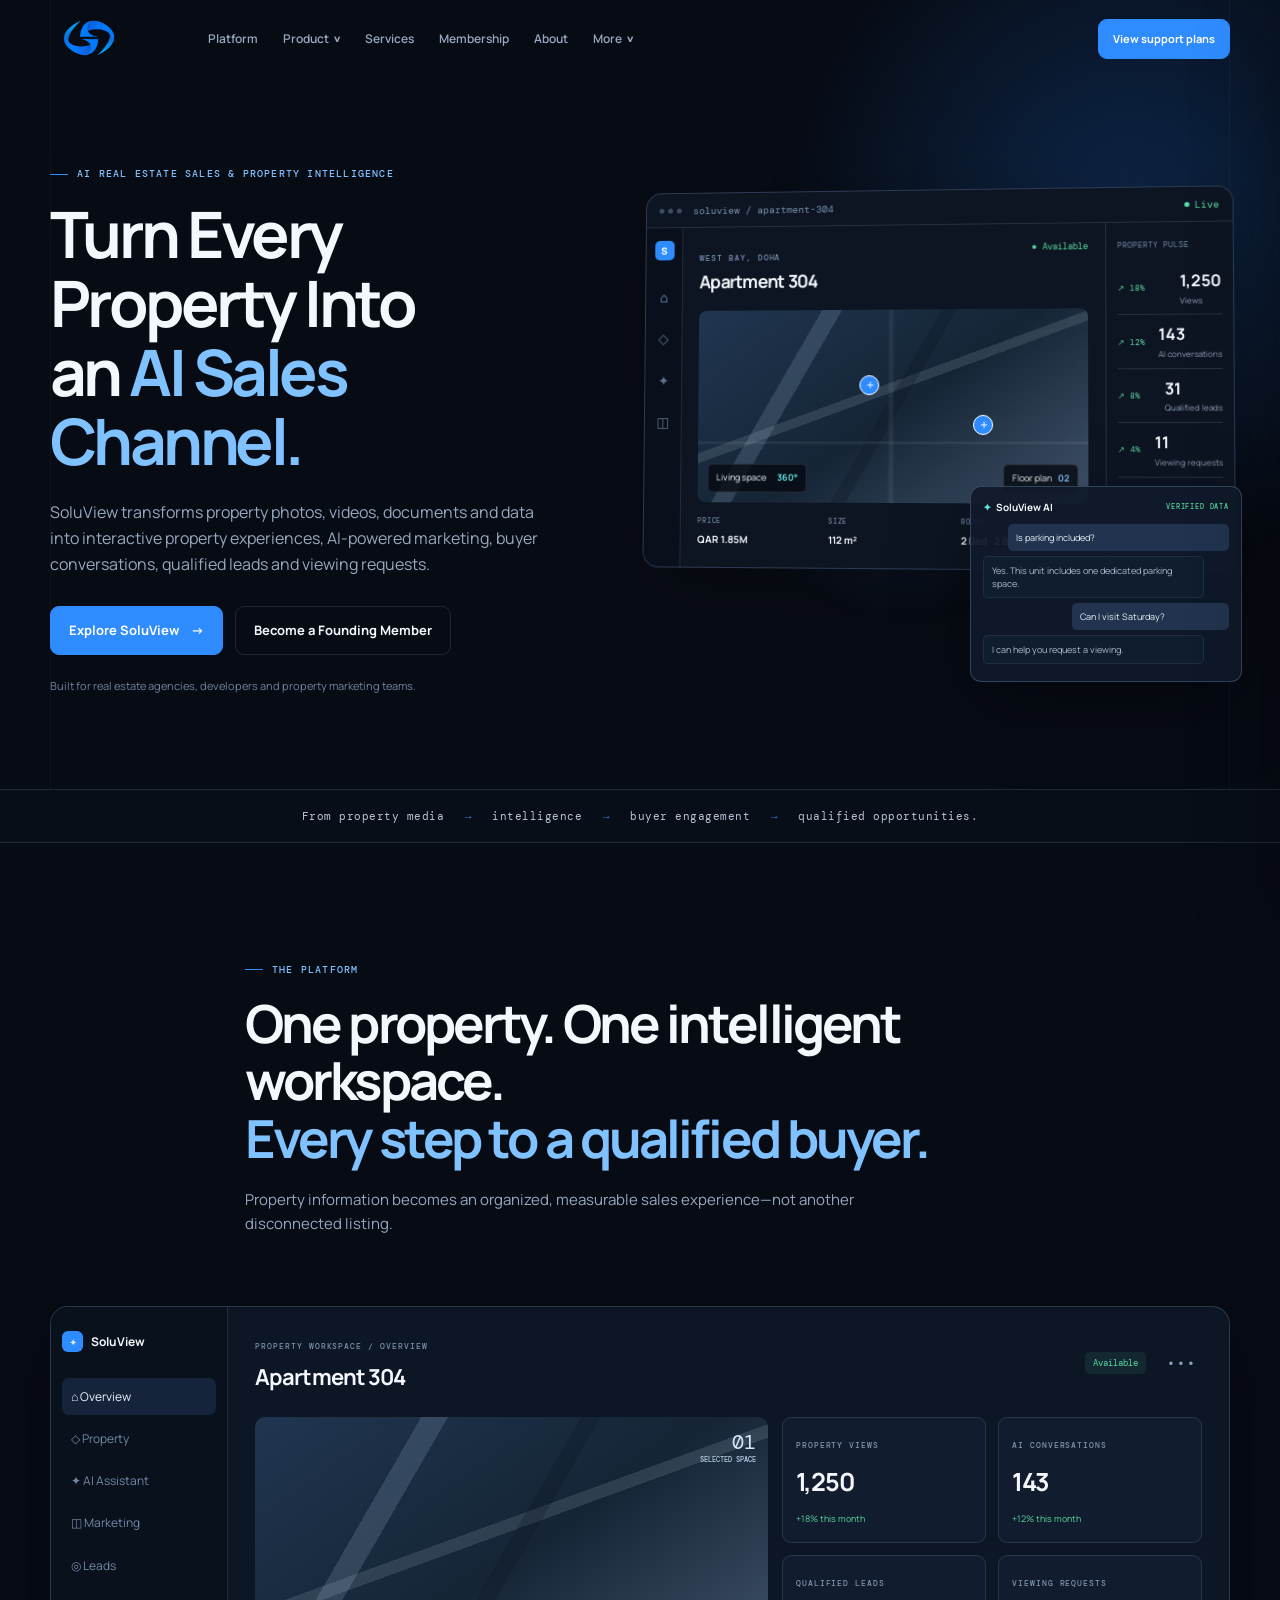
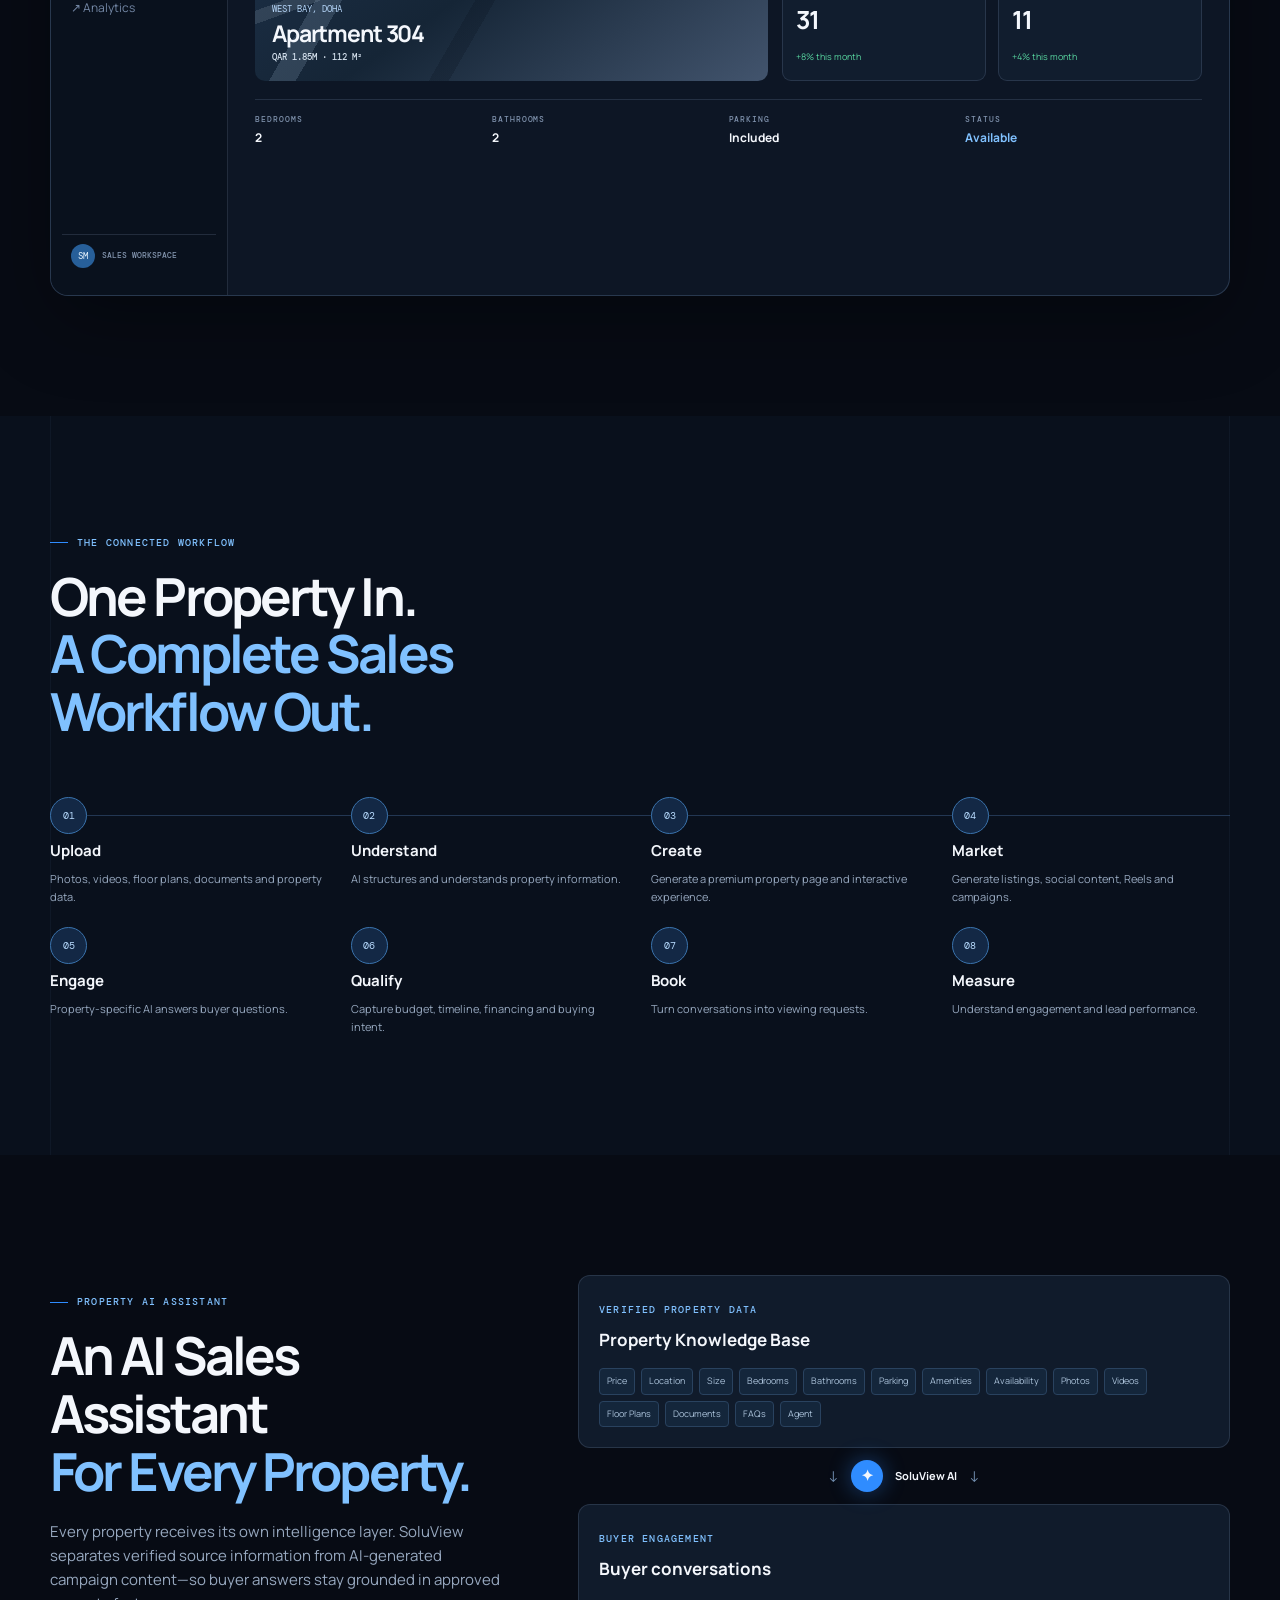
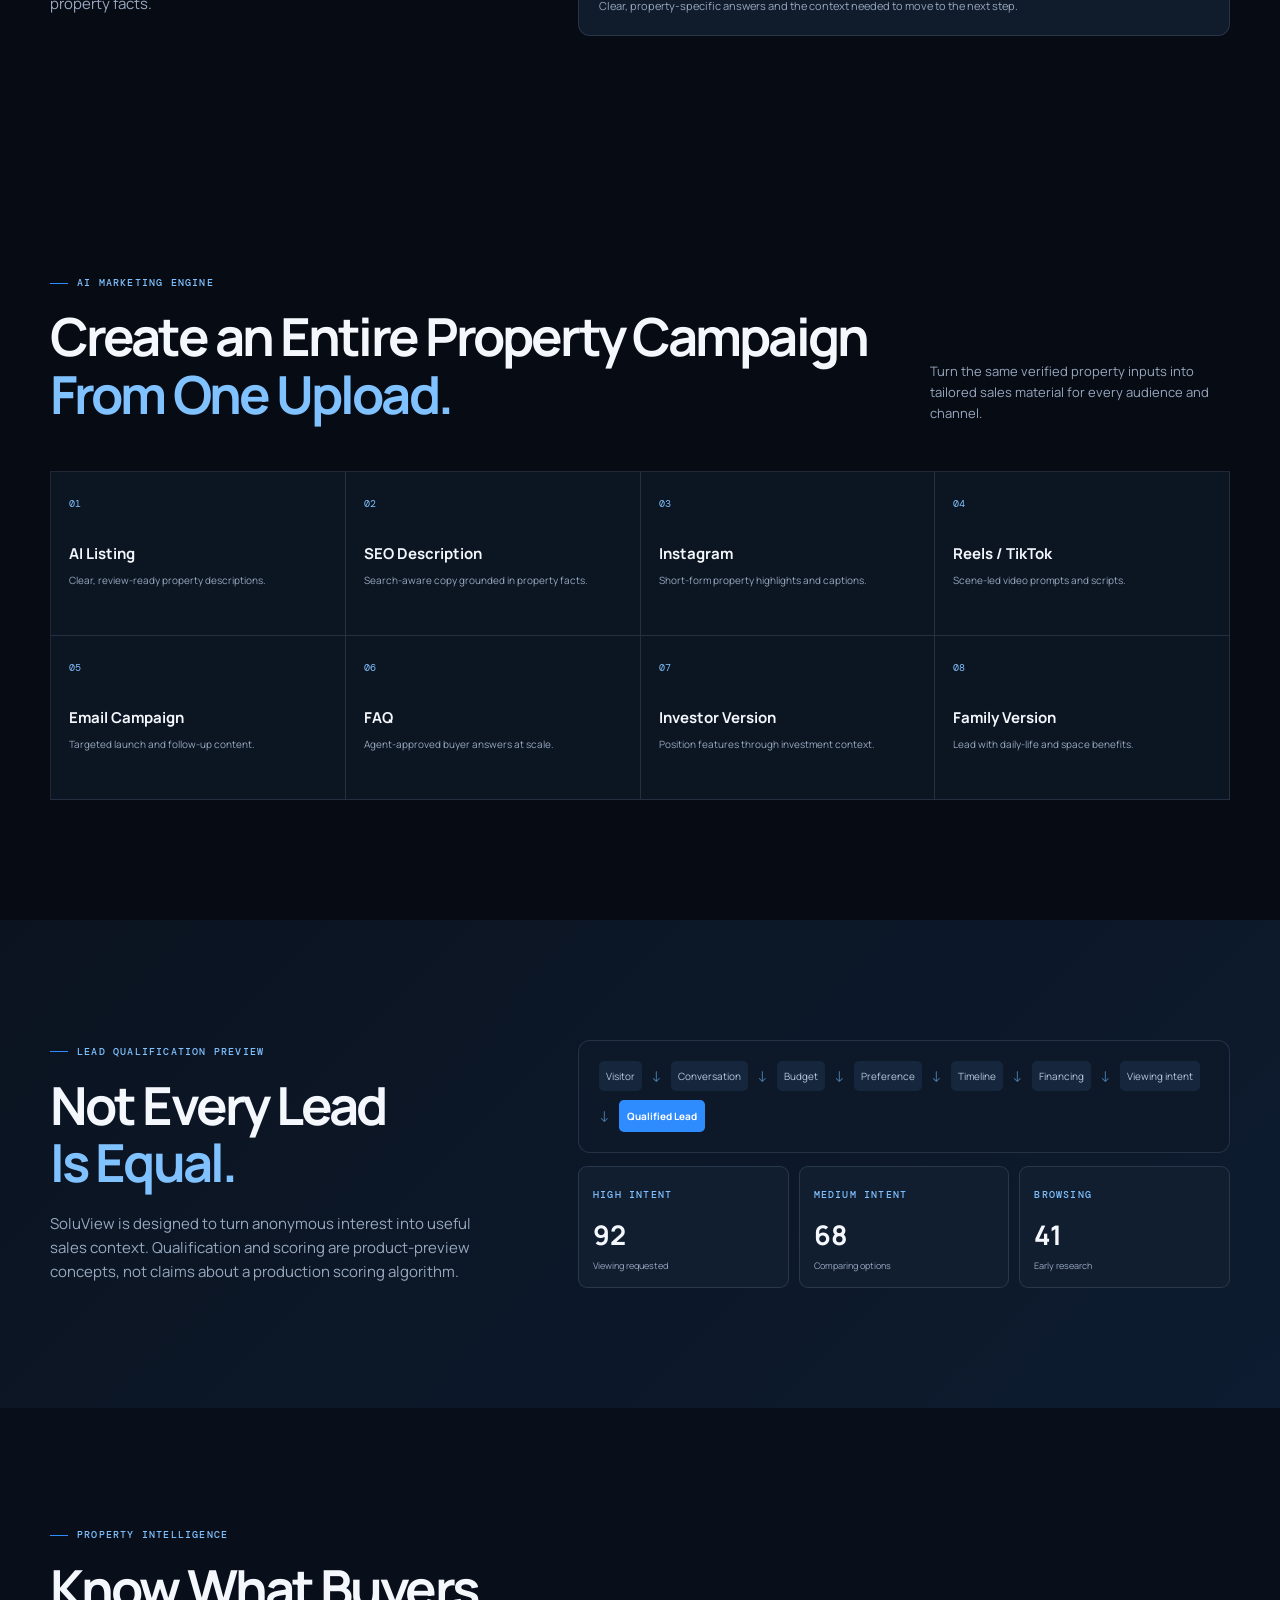
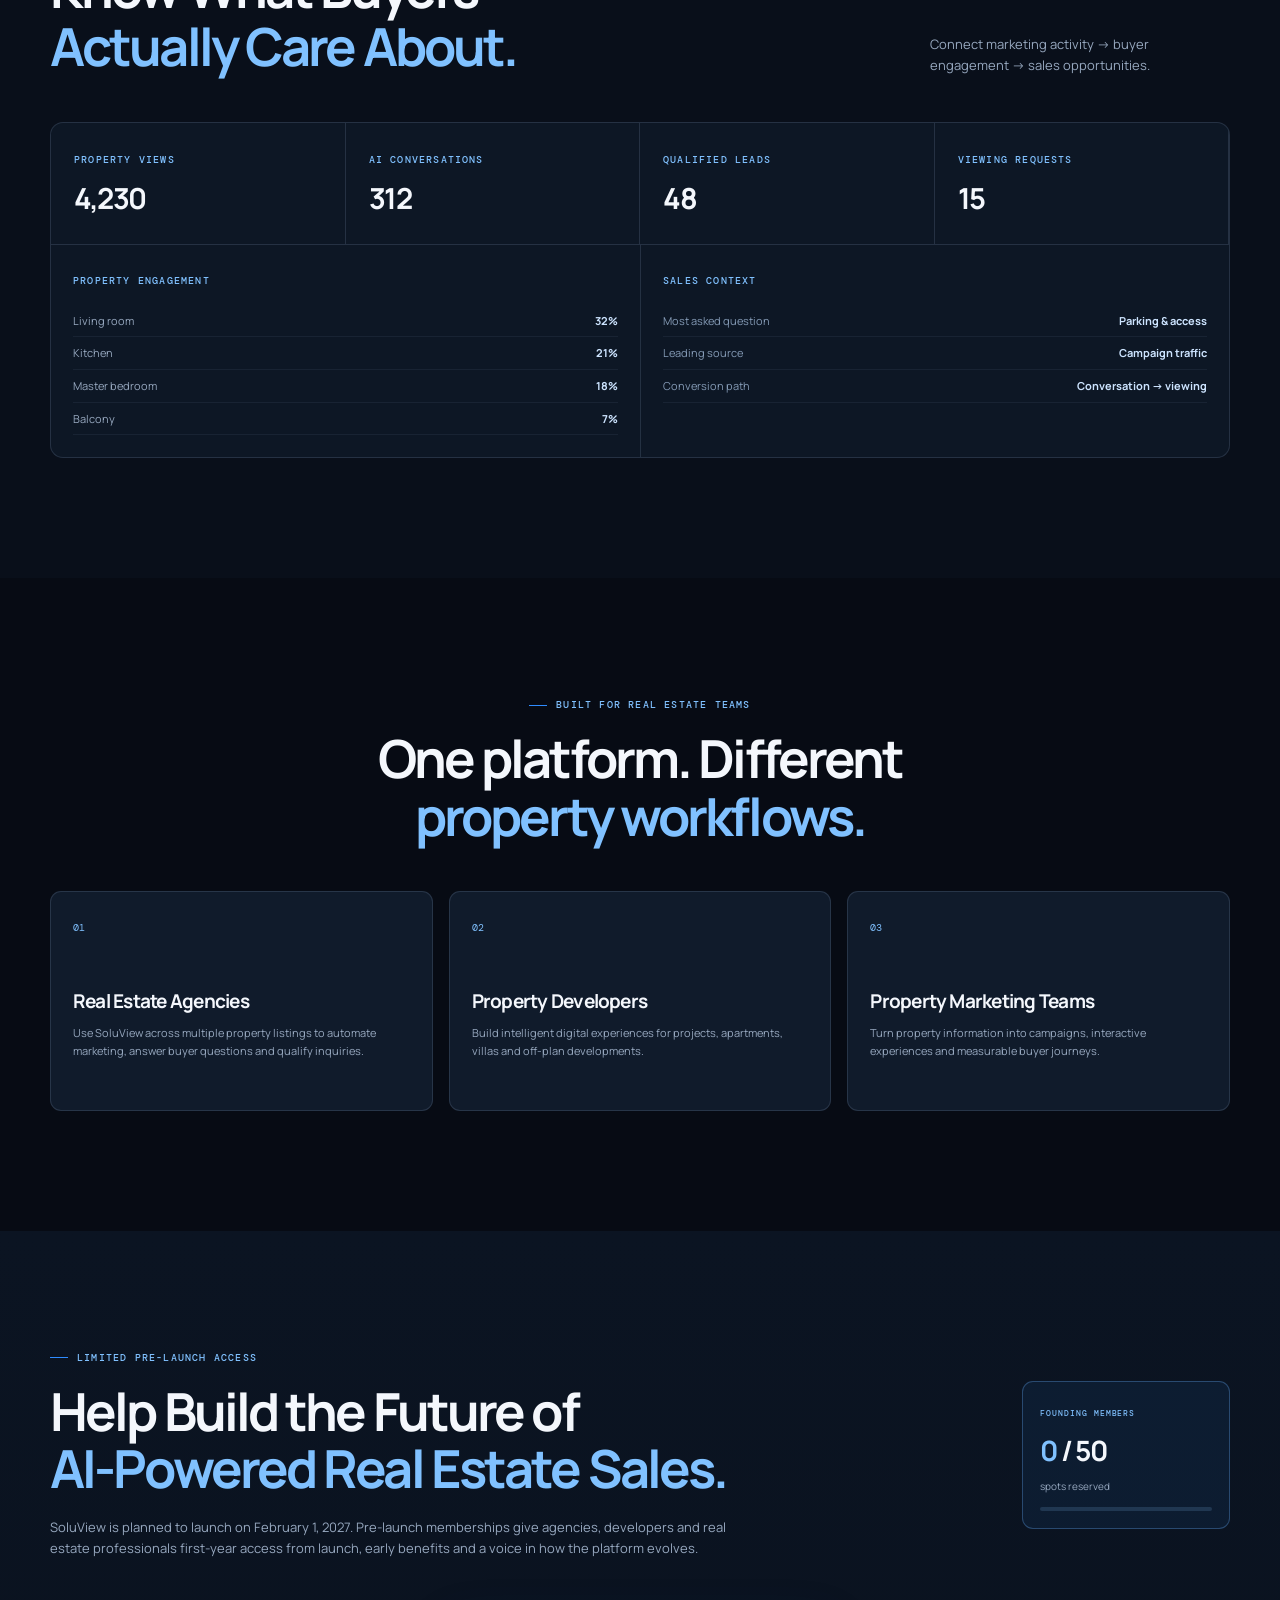
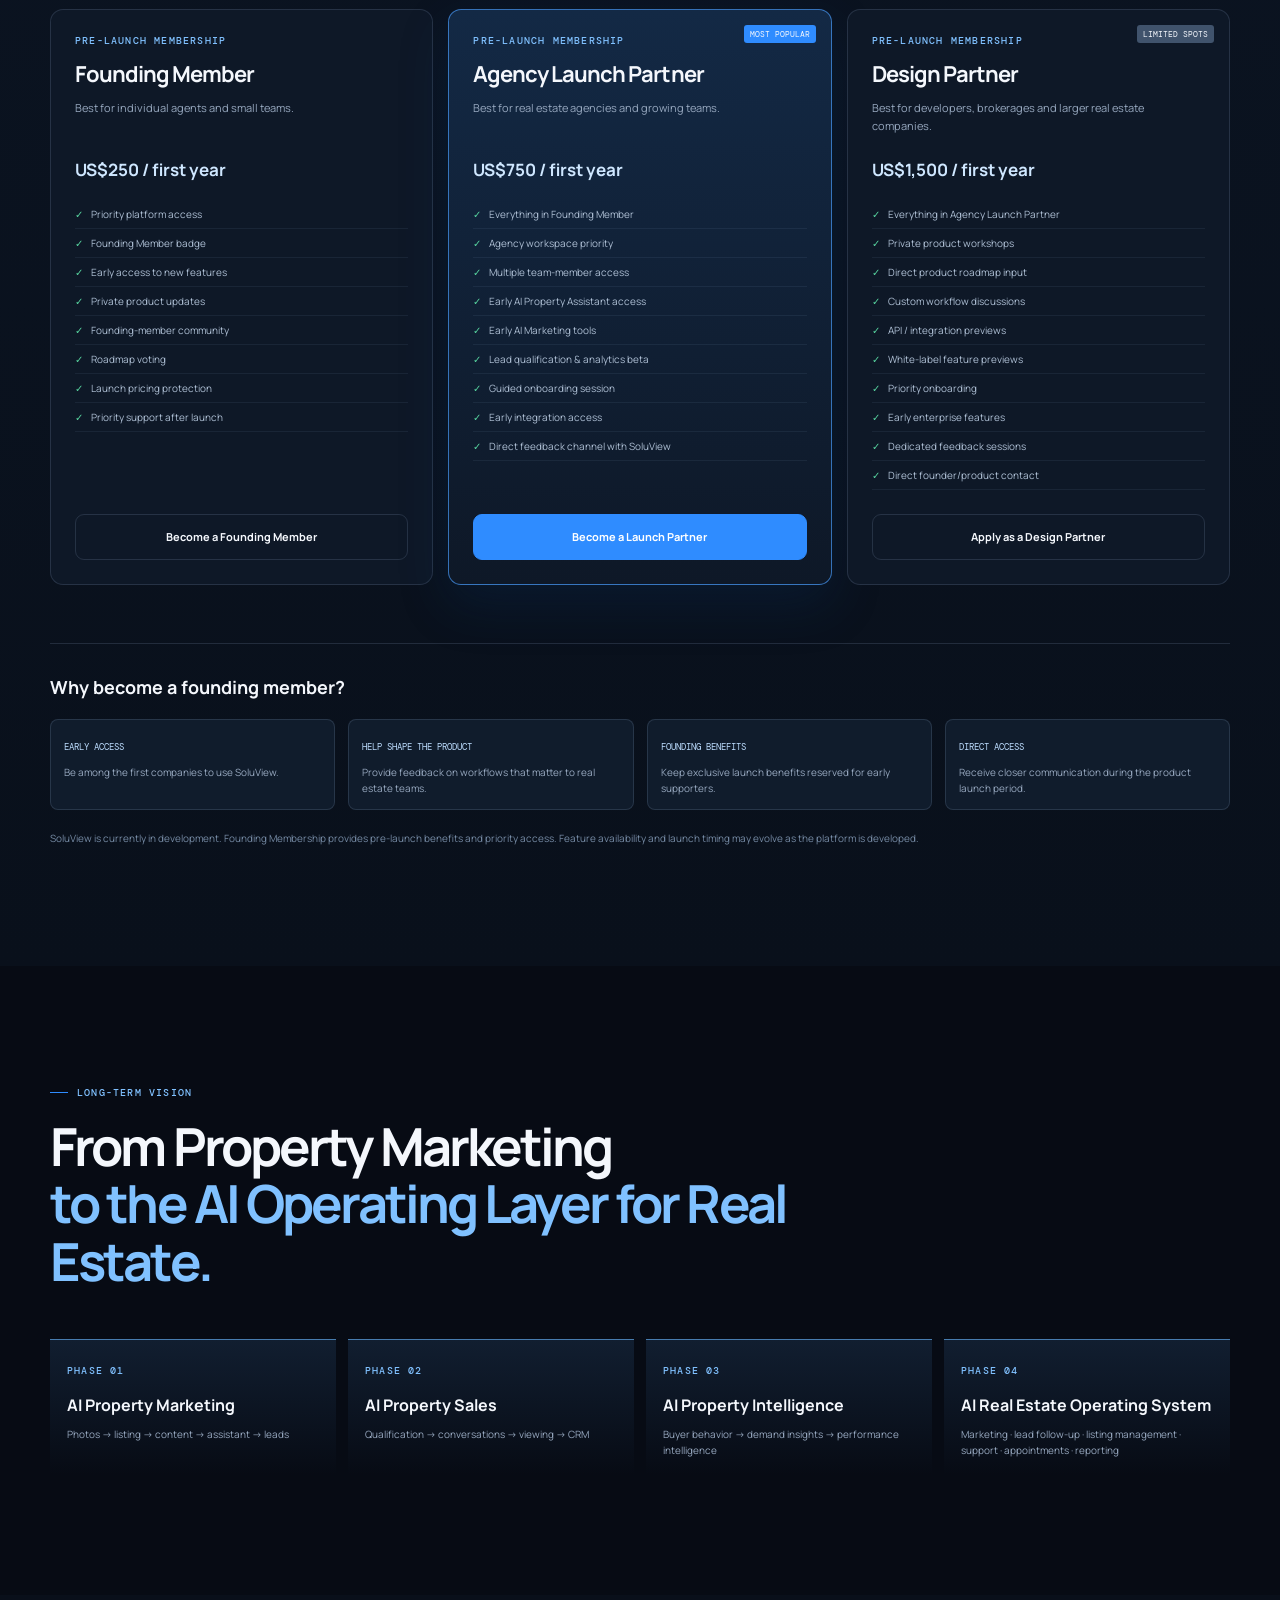
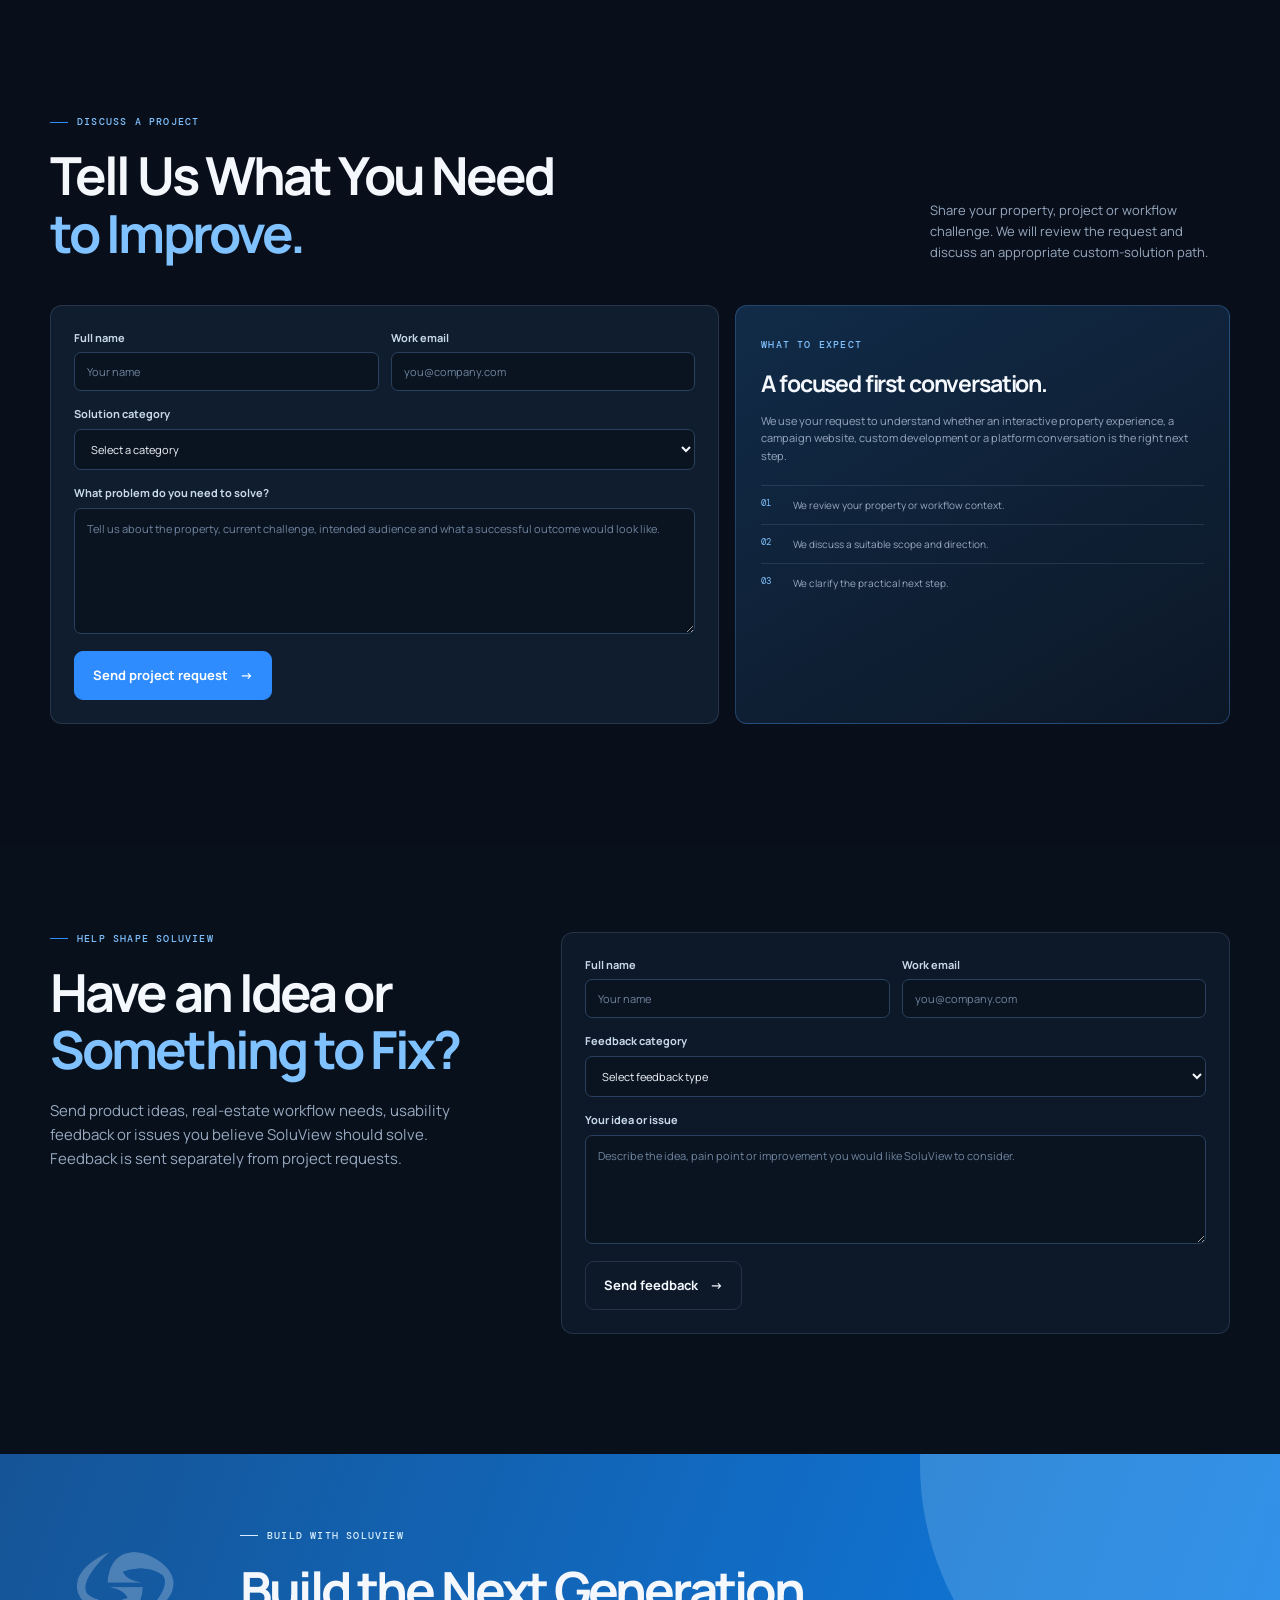
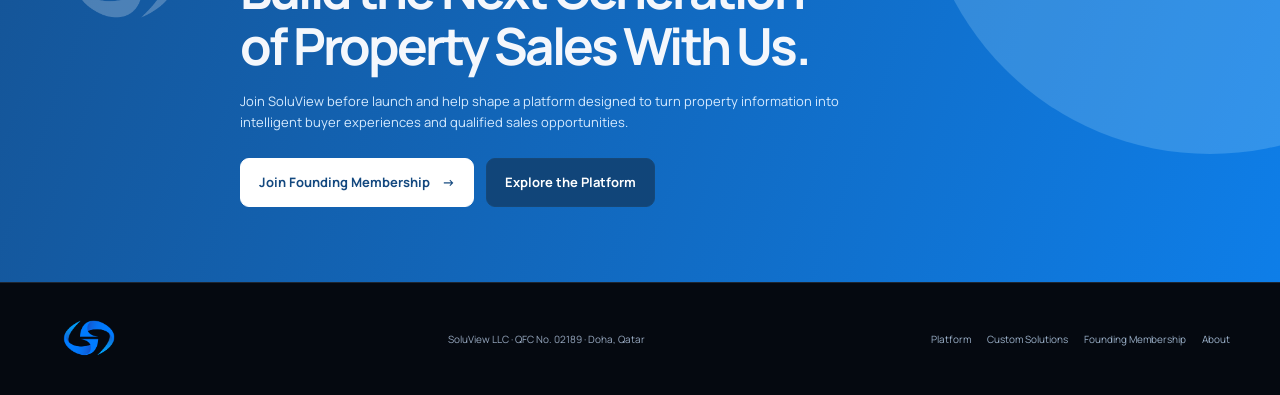
<file: index.html>
﻿<!doctype html>
<html lang="en"><head><meta charset="UTF-8"><meta name="viewport" content="width=device-width, initial-scale=1.0"><meta name="description" content="Turn property photos, videos and data into AI-powered listings, buyer conversations, qualified leads and viewing requests with SoluView."><meta name="keywords" content="AI real estate platform, real estate AI, AI property assistant, AI real estate sales, property marketing software, real estate lead qualification, property intelligence platform, AI property marketing, real estate automation, interactive property listings"><meta property="og:title" content="SoluView | AI Real Estate Sales & Property Intelligence Platform"><meta property="og:description" content="Turn every property into an AI sales channel."><meta property="og:type" content="website"><title>SoluView | AI Real Estate Sales & Property Intelligence Platform</title><link rel="icon" href="SoluView.ico" type="image/x-icon"><link rel="preconnect" href="https://fonts.googleapis.com"><link rel="preconnect" href="https://fonts.gstatic.com" crossorigin><link href="https://fonts.googleapis.com/css2?family=DM+Mono:wght@400;500&family=Manrope:wght@400;500;600;700;800&display=swap" rel="stylesheet"><link rel="stylesheet" href="style.css"></head>
<body><header class="site-header" id="top"><nav class="nav container" aria-label="Primary navigation"><a class="brand" href="#top" aria-label="SoluView home"><img src="SoluView Logo.png" alt="SoluView"></a><button class="menu-toggle" aria-controls="nav-menu" aria-expanded="false"><span></span><span></span><span></span><b class="sr-only">Open navigation menu</b></button><div class="nav-menu" id="nav-menu"><a href="#platform">Platform</a><details class="nav-dropdown"><summary>Product</summary><div class="nav-dropdown-menu"><a href="#explore">Explore SoluView</a><a href="#workflow">How it works</a><a href="#solutions">AI Assistant</a></div></details><a href="solutions.html">Services</a><a href="membership.html">Membership</a><a href="about.html">About</a><details class="nav-dropdown"><summary>More</summary><div class="nav-dropdown-menu"><a href="#vision">Vision</a><a href="#project-request">Discuss a project</a><a href="#feedback">Share feedback</a></div></details></div><div class="nav-actions"><a class="button button-small" href="membership.html#plans">View support plans</a></div></nav></header>
<main><section class="hero section-grid"><div class="hero-glow"></div><div class="container hero-layout"><div class="hero-copy reveal"><p class="eyebrow"><span></span>AI real estate sales & property intelligence</p><h1>Turn Every Property Into<br>an <em>AI Sales Channel.</em></h1><p class="hero-description">SoluView transforms property photos, videos, documents and data into interactive property experiences, AI-powered marketing, buyer conversations, qualified leads and viewing requests.</p><div class="button-row"><a class="button" href="#explore">Explore SoluView <i>→</i></a><a class="button button-ghost" href="membership.html">Become a Founding Member</a></div><p class="trust-line">Built for real estate agencies, developers and property marketing teams.</p></div><div class="hero-product reveal" id="hero-product" aria-label="SoluView product preview"><div class="dashboard-orb"></div><div class="product-window"><div class="window-top"><div class="window-dots"><b></b><b></b><b></b></div><span>soluview / apartment-304</span><div class="online"><b></b>Live</div></div><div class="product-main"><aside class="mini-sidebar"><div class="mini-logo">S</div><span class="active">⌂</span><span>◇</span><span>✦</span><span>◫</span></aside><div class="mini-content"><div class="product-head"><div><small>WEST BAY, DOHA</small><h3>Apartment 304</h3></div><span class="available">● Available</span></div><div class="property-visual"><div class="visual-grid"></div><span class="view-label">Living space <b>360°</b></span><button class="visual-pin pin-one">+</button><button class="visual-pin pin-two">+</button><div class="floor-chip">Floor plan <strong>02</strong></div></div><div class="spec-row"><div><small>PRICE</small><b>QAR 1.85M</b></div><div><small>SIZE</small><b>112 m²</b></div><div><small>ROOMS</small><b>2 Bed · 2 Bath</b></div></div></div><div class="hero-side"><p>PROPERTY PULSE</p><div class="pulse-card"><strong>1,250</strong><span>Views</span><i>↗ 18%</i></div><div class="pulse-card"><strong>143</strong><span>AI conversations</span><i>↗ 12%</i></div><div class="pulse-card"><strong>31</strong><span>Qualified leads</span><i>↗ 8%</i></div><div class="pulse-card"><strong>11</strong><span>Viewing requests</span><i>↗ 4%</i></div></div></div></div><div class="hero-chat"><div class="chat-title"><span>✦</span>SoluView AI <small>Verified data</small></div><p class="buyer-msg">Is parking included?</p><p class="ai-msg">Yes. This unit includes one dedicated parking space.</p><p class="buyer-msg short">Can I visit Saturday?</p><p class="ai-msg">I can help you request a viewing.</p></div></div></div></section>
<section class="intro-strip"><div class="container"><p>From property media <span>→</span> intelligence <span>→</span> buyer engagement <span>→</span> qualified opportunities.</p></div></section>
<section class="section platform" id="platform"><div class="container section-heading reveal"><p class="eyebrow"><span></span>The platform</p><h2>One property. One intelligent workspace.<br><em>Every step to a qualified buyer.</em></h2><p>Property information becomes an organized, measurable sales experience—not another disconnected listing.</p></div></section>
<section class="explore section" id="explore"><div class="container"><div class="explorer reveal"><aside class="explorer-nav" aria-label="SoluView product areas"><div class="explorer-brand"><span>✦</span><b>SoluView</b></div><button class="explorer-tab active" data-tab="overview">⌂ <span>Overview</span></button><button class="explorer-tab" data-tab="property">◇ <span>Property</span></button><button class="explorer-tab" data-tab="assistant">✦ <span>AI Assistant</span></button><button class="explorer-tab" data-tab="marketing">◫ <span>Marketing</span></button><button class="explorer-tab" data-tab="leads">◎ <span>Leads</span></button><button class="explorer-tab" data-tab="analytics">↗ <span>Analytics</span></button><div class="explorer-user"><span>SM</span><small>Sales workspace</small></div></aside><div class="explorer-stage"><div class="stage-top"><div><small id="stage-breadcrumb">PROPERTY WORKSPACE / OVERVIEW</small><h3 id="stage-title">Apartment 304</h3></div><div class="stage-actions"><span class="status-dot">Available</span><button aria-label="More options">•••</button></div></div>
<div class="tab-panel active" id="overview"><div class="overview-grid"><div class="overview-property property-scene"><div class="scene-label"><span>WEST BAY, DOHA</span><b>Apartment 304</b><small>QAR 1.85M · 112 m²</small></div><div class="scene-stat">01 <small>Selected space</small></div></div><div class="kpi-grid"><article><small>PROPERTY VIEWS</small><strong data-count="1250">0</strong><span>+18% this month</span></article><article><small>AI CONVERSATIONS</small><strong data-count="143">0</strong><span>+12% this month</span></article><article><small>QUALIFIED LEADS</small><strong data-count="31">0</strong><span>+8% this month</span></article><article><small>VIEWING REQUESTS</small><strong data-count="11">0</strong><span>+4% this month</span></article></div></div><div class="details-band"><div><small>BEDROOMS</small><b>2</b></div><div><small>BATHROOMS</small><b>2</b></div><div><small>PARKING</small><b>Included</b></div><div><small>STATUS</small><b class="blue-text">Available</b></div></div></div>
<div class="tab-panel" id="property"><div class="property-experience"><div class="experience-toolbar"><span>Interactive property experience</span><div><button class="room-select active">Living Room</button><button class="room-select">Kitchen</button><button class="room-select">Master</button></div></div><div class="property-scene large"><div class="floor-plan">FLOOR PLAN <b>02</b></div><button class="hotspot" data-hotspot="living" style="left:34%;top:57%">Living Room</button><button class="hotspot" data-hotspot="kitchen" style="left:70%;top:47%">Kitchen</button><button class="hotspot" data-hotspot="master" style="left:57%;top:22%">Master Bedroom</button><button class="hotspot" data-hotspot="balcony" style="left:84%;top:25%">Balcony</button><div class="hotspot-popover" aria-live="polite"><b>Select a space</b><span>Explore verified room details and amenities.</span></div></div><div class="property-info-grid"><div><small>DIMENSIONS</small><b>112 m² internal area</b></div><div><small>AMENITIES</small><b>Pool · Gym · Concierge</b></div><div><small>VISUALS</small><b>24 photos · 2 floor plans</b></div></div></div></div>
<div class="tab-panel" id="assistant"><div class="assistant-demo"><div class="verified-note"><span>✓</span><div><b>Answers based on verified property information.</b><small>Grounded in Apartment 304 data, documents and agent-approved FAQs.</small></div></div><div class="conversation" id="conversation"><div class="message buyer">Is parking included?</div><div class="message ai"><span>✦</span>Yes. This unit includes one dedicated parking space.</div></div><div class="quick-questions"><button data-question="parking">Is parking included?</button><button data-question="price">What is the price?</button><button data-question="bedroom">How large is the master bedroom?</button><button data-question="furniture">Is the furniture included?</button><button data-question="viewing">Can I book a viewing?</button></div></div></div>
<div class="tab-panel" id="marketing"><div class="marketing-demo"><div class="marketing-top"><div><small>AI MARKETING ENGINE</small><h4>Modern 2 Bedroom Apartment — West Bay</h4></div><button class="generate-button"><span>✦</span>Generate with AI</button></div><div class="persona-tabs"><button class="active" data-persona="listing">Listing</button><button data-persona="instagram">Instagram</button><button data-persona="reel">Reel</button><button data-persona="email">Email</button><button data-persona="investor">Investor</button><button data-persona="family">Family</button><button data-persona="luxury">Luxury</button></div><article class="marketing-output"><small id="marketing-label">AI LISTING DESCRIPTION</small><h4 id="marketing-title">A refined West Bay residence designed for modern city living.</h4><p id="marketing-copy">Discover Apartment 304: a light-filled two-bedroom home with 112 m² of considered space, dedicated parking and access to premium building amenities.</p><div><span>Verified property data</span><span>Ready to review</span></div></article></div></div>
<div class="tab-panel" id="leads"><div class="leads-demo"><div class="leads-head"><div><small>LEAD QUALIFICATION</small><h4>Buyer signals, organized.</h4></div><span>3 active leads</span></div><div class="lead-list"><button class="lead-row" data-lead="sarah"><span class="avatar">SM</span><div><b>Sarah M.</b><small>2 Bedroom Apartment · This weekend</small></div><strong>92 <i>HIGH</i></strong></button><button class="lead-row" data-lead="adam"><span class="avatar teal">AK</span><div><b>Adam K.</b><small>Villa · Researching options</small></div><strong>84 <i>HIGH</i></strong></button><button class="lead-row" data-lead="visitor"><span class="avatar gray">?</span><div><b>Anonymous visitor</b><small>Browsing · 3 pages viewed</small></div><strong>41 <i>BROWSING</i></strong></button></div></div></div>
<div class="tab-panel" id="analytics"><div class="analytics-demo"><div class="analytics-kpis"><article><small>PROPERTY VIEWS</small><b>4,230</b><span>↗ 18%</span></article><article><small>AI CONVERSATIONS</small><b>312</b><span>↗ 12%</span></article><article><small>QUALIFIED LEADS</small><b>48</b><span>↗ 8%</span></article><article><small>VIEWING REQUESTS</small><b>15</b><span>↗ 4%</span></article></div><div class="analytics-charts"><article><small>MOST EXPLORED ROOMS</small><div class="bar-chart"><p><span>Living room</span><i><b data-width="32"></b></i><em>32%</em></p><p><span>Kitchen</span><i><b data-width="21"></b></i><em>21%</em></p><p><span>Master bedroom</span><i><b data-width="18"></b></i><em>18%</em></p><p><span>Balcony</span><i><b data-width="7"></b></i><em>7%</em></p></div></article><article><small>CONVERSION FUNNEL</small><div class="funnel"><b style="width:100%">4,230 views</b><b style="width:72%">312 conversations</b><b style="width:45%">48 leads</b><b style="width:24%">15 requests</b></div></article></div></div></div></div></div></div>
<div class="lead-drawer" aria-hidden="true"><div class="drawer-overlay"></div><aside class="drawer-content"><button class="drawer-close" aria-label="Close lead details">×</button><small>LEAD PROFILE</small><div class="drawer-person"><span class="avatar" id="drawer-avatar">SM</span><div><h3 id="drawer-name">Sarah M.</h3><p id="drawer-subtitle">2 Bedroom Apartment</p></div></div><div class="intent-box"><span>INTENT SCORE</span><b id="drawer-score">92</b><strong id="drawer-intent">HIGH INTENT</strong></div><div class="lead-data"><p><span>Budget</span><b id="drawer-budget">QAR 1.8–2M</b></p><p><span>Viewing</span><b id="drawer-viewing">This weekend</b></p><p><span>Financing</span><b id="drawer-financing">Available</b></p><p><span>Signal</span><b id="drawer-signal">Asked about parking & viewing</b></p></div><button class="button drawer-button">Prepare follow-up <i>→</i></button></aside></div></section>
<section class="section workflow-section section-grid" id="workflow"><div class="container"><div class="workflow-heading reveal"><p class="eyebrow"><span></span>The connected workflow</p><h2>One Property In.<br><em>A Complete Sales Workflow Out.</em></h2></div><div class="workflow"><div class="workflow-line"></div><article class="workflow-step reveal"><b>01</b><h3>Upload</h3><p>Photos, videos, floor plans, documents and property data.</p></article><article class="workflow-step reveal"><b>02</b><h3>Understand</h3><p>AI structures and understands property information.</p></article><article class="workflow-step reveal"><b>03</b><h3>Create</h3><p>Generate a premium property page and interactive experience.</p></article><article class="workflow-step reveal"><b>04</b><h3>Market</h3><p>Generate listings, social content, Reels and campaigns.</p></article><article class="workflow-step reveal"><b>05</b><h3>Engage</h3><p>Property-specific AI answers buyer questions.</p></article><article class="workflow-step reveal"><b>06</b><h3>Qualify</h3><p>Capture budget, timeline, financing and buying intent.</p></article><article class="workflow-step reveal"><b>07</b><h3>Book</h3><p>Turn conversations into viewing requests.</p></article><article class="workflow-step reveal"><b>08</b><h3>Measure</h3><p>Understand engagement and lead performance.</p></article></div></div></section>
<section class="section intelligence" id="solutions"><div class="container intelligence-layout"><div class="section-heading reveal"><p class="eyebrow"><span></span>Property AI assistant</p><h2>An AI Sales Assistant<br><em>For Every Property.</em></h2><p>Every property receives its own intelligence layer. SoluView separates verified source information from AI-generated campaign content—so buyer answers stay grounded in approved property facts.</p></div><div class="knowledge-flow reveal"><article><small>VERIFIED PROPERTY DATA</small><h3>Property Knowledge Base</h3><div class="data-tags"><span>Price</span><span>Location</span><span>Size</span><span>Bedrooms</span><span>Bathrooms</span><span>Parking</span><span>Amenities</span><span>Availability</span><span>Photos</span><span>Videos</span><span>Floor Plans</span><span>Documents</span><span>FAQs</span><span>Agent</span></div></article><div class="flow-ai"><i>↓</i><b>✦</b><strong>SoluView AI</strong><i>↓</i></div><article class="buyer-output"><small>BUYER ENGAGEMENT</small><h3>Buyer conversations</h3><p>Clear, property-specific answers and the context needed to move to the next step.</p></article></div></div></section>
<section class="section marketing-section"><div class="container"><div class="split-heading reveal"><div><p class="eyebrow"><span></span>AI marketing engine</p><h2>Create an Entire Property Campaign<br><em>From One Upload.</em></h2></div><p>Turn the same verified property inputs into tailored sales material for every audience and channel.</p></div><div class="campaign-grid reveal"><article><span>01</span><h3>AI Listing</h3><p>Clear, review-ready property descriptions.</p></article><article><span>02</span><h3>SEO Description</h3><p>Search-aware copy grounded in property facts.</p></article><article><span>03</span><h3>Instagram</h3><p>Short-form property highlights and captions.</p></article><article><span>04</span><h3>Reels / TikTok</h3><p>Scene-led video prompts and scripts.</p></article><article><span>05</span><h3>Email Campaign</h3><p>Targeted launch and follow-up content.</p></article><article><span>06</span><h3>FAQ</h3><p>Agent-approved buyer answers at scale.</p></article><article><span>07</span><h3>Investor Version</h3><p>Position features through investment context.</p></article><article><span>08</span><h3>Family Version</h3><p>Lead with daily-life and space benefits.</p></article></div></div></section>
<section class="section qualification"><div class="container qualification-layout"><div class="section-heading reveal"><p class="eyebrow"><span></span>Lead qualification preview</p><h2>Not Every Lead<br><em>Is Equal.</em></h2><p>SoluView is designed to turn anonymous interest into useful sales context. Qualification and scoring are product-preview concepts, not claims about a production scoring algorithm.</p></div><div class="qualification-visual reveal"><div class="qual-path"><span>Visitor</span><i>↓</i><span>Conversation</span><i>↓</i><span>Budget</span><i>↓</i><span>Preference</span><i>↓</i><span>Timeline</span><i>↓</i><span>Financing</span><i>↓</i><span>Viewing intent</span><i>↓</i><strong>Qualified Lead</strong></div><div class="intent-cards"><article><small>HIGH INTENT</small><b>92</b><p>Viewing requested</p></article><article><small>MEDIUM INTENT</small><b>68</b><p>Comparing options</p></article><article><small>BROWSING</small><b>41</b><p>Early research</p></article></div></div></div></section>
<section class="section analytics-section"><div class="container"><div class="split-heading reveal"><div><p class="eyebrow"><span></span>Property intelligence</p><h2>Know What Buyers<br><em>Actually Care About.</em></h2></div><p>Connect marketing activity → buyer engagement → sales opportunities.</p></div><div class="analytics-board reveal"><div class="analytics-board-top"><article><small>PROPERTY VIEWS</small><b>4,230</b></article><article><small>AI CONVERSATIONS</small><b>312</b></article><article><small>QUALIFIED LEADS</small><b>48</b></article><article><small>VIEWING REQUESTS</small><b>15</b></article></div><div class="analytics-board-bottom"><div><small>PROPERTY ENGAGEMENT</small><div class="room-list"><p>Living room <b>32%</b></p><p>Kitchen <b>21%</b></p><p>Master bedroom <b>18%</b></p><p>Balcony <b>7%</b></p></div></div><div><small>SALES CONTEXT</small><div class="context-list"><p><span>Most asked question</span><b>Parking & access</b></p><p><span>Leading source</span><b>Campaign traffic</b></p><p><span>Conversion path</span><b>Conversation → viewing</b></p></div></div></div></div></div></section>
<section class="section customers"><div class="container"><div class="section-heading centered reveal"><p class="eyebrow"><span></span>Built for real estate teams</p><h2>One platform. Different<br><em>property workflows.</em></h2></div><div class="customer-grid"><article class="reveal"><span>01</span><h3>Real Estate Agencies</h3><p>Use SoluView across multiple property listings to automate marketing, answer buyer questions and qualify inquiries.</p></article><article class="reveal"><span>02</span><h3>Property Developers</h3><p>Build intelligent digital experiences for projects, apartments, villas and off-plan developments.</p></article><article class="reveal"><span>03</span><h3>Property Marketing Teams</h3><p>Turn property information into campaigns, interactive experiences and measurable buyer journeys.</p></article></div></div></section>
<section class="section membership" id="membership"><div class="container"><div class="membership-hero reveal"><div><p class="eyebrow"><span></span>Limited pre-launch access</p><h2>Help Build the Future of<br><em>AI-Powered Real Estate Sales.</em></h2><p>SoluView is planned to launch on February 1, 2027. Pre-launch memberships give agencies, developers and real estate professionals first-year access from launch, early benefits and a voice in how the platform evolves.</p></div><div class="member-counter"><small>FOUNDING MEMBERS</small><strong><b id="founding-members">0</b> / <span id="founding-member-limit">50</span></strong><p>spots reserved</p><div><i id="member-progress"></i></div></div></div><div class="membership-grid"><article class="membership-card reveal"><small>PRE-LAUNCH MEMBERSHIP</small><h3>Founding Member</h3><p>Best for individual agents and small teams.</p><strong class="membership-price" data-membership-price="founding">US$250 / first year</strong><ul><li>Priority platform access</li><li>Founding Member badge</li><li>Early access to new features</li><li>Private product updates</li><li>Founding-member community</li><li>Roadmap voting</li><li>Launch pricing protection</li><li>Priority support after launch</li></ul><a class="button button-ghost membership-cta" data-membership="founding" href="membership.html">Become a Founding Member</a></article><article class="membership-card featured reveal"><span class="card-badge">MOST POPULAR</span><small>PRE-LAUNCH MEMBERSHIP</small><h3>Agency Launch Partner</h3><p>Best for real estate agencies and growing teams.</p><strong class="membership-price" data-membership-price="agency">US$750 / first year</strong><ul><li>Everything in Founding Member</li><li>Agency workspace priority</li><li>Multiple team-member access</li><li>Early AI Property Assistant access</li><li>Early AI Marketing tools</li><li>Lead qualification & analytics beta</li><li>Guided onboarding session</li><li>Early integration access</li><li>Direct feedback channel with SoluView</li></ul><a class="button membership-cta" data-membership="agency" href="membership.html">Become a Launch Partner</a></article><article class="membership-card reveal"><span class="card-badge muted">LIMITED SPOTS</span><small>PRE-LAUNCH MEMBERSHIP</small><h3>Design Partner</h3><p>Best for developers, brokerages and larger real estate companies.</p><strong class="membership-price" data-membership-price="design">US$1,500 / first year</strong><ul><li>Everything in Agency Launch Partner</li><li>Private product workshops</li><li>Direct product roadmap input</li><li>Custom workflow discussions</li><li>API / integration previews</li><li>White-label feature previews</li><li>Priority onboarding</li><li>Early enterprise features</li><li>Dedicated feedback sessions</li><li>Direct founder/product contact</li></ul><a class="button button-ghost membership-cta" data-membership="design" href="membership.html">Apply as a Design Partner</a></article></div><div class="member-benefits reveal"><h3>Why become a founding member?</h3><div><article><b>EARLY ACCESS</b><p>Be among the first companies to use SoluView.</p></article><article><b>HELP SHAPE THE PRODUCT</b><p>Provide feedback on workflows that matter to real estate teams.</p></article><article><b>FOUNDING BENEFITS</b><p>Keep exclusive launch benefits reserved for early supporters.</p></article><article><b>DIRECT ACCESS</b><p>Receive closer communication during the product launch period.</p></article></div><p class="prelaunch-note">SoluView is currently in development. Founding Membership provides pre-launch benefits and priority access. Feature availability and launch timing may evolve as the platform is developed.</p></div></div></section>
<section class="section vision" id="vision"><div class="container"><div class="section-heading reveal"><p class="eyebrow"><span></span>Long-term vision</p><h2>From Property Marketing<br><em>to the AI Operating Layer for Real Estate.</em></h2></div><div class="vision-roadmap"><article class="reveal"><small>PHASE 01</small><h3>AI Property Marketing</h3><p>Photos → listing → content → assistant → leads</p></article><article class="reveal"><small>PHASE 02</small><h3>AI Property Sales</h3><p>Qualification → conversations → viewing → CRM</p></article><article class="reveal"><small>PHASE 03</small><h3>AI Property Intelligence</h3><p>Buyer behavior → demand insights → performance intelligence</p></article><article class="reveal"><small>PHASE 04</small><h3>AI Real Estate Operating System</h3><p>Marketing · lead follow-up · listing management · support · appointments · reporting</p></article></div></div></section>
<section class="section forms-section" id="project-request"><div class="container"><div class="split-heading reveal"><div><p class="eyebrow"><span></span>Discuss a project</p><h2>Tell Us What You Need<br><em>to Improve.</em></h2></div><p>Share your property, project or workflow challenge. We will review the request and discuss an appropriate custom-solution path.</p></div><div class="form-grid"><form class="project-form reveal" method="post" data-soluview-form data-submit-label="Send project request" data-success-message="Thank you. Your project request has been received and will be reviewed by SoluView."><input type="hidden" name="formType" value="project"><div class="field-row"><label>Full name<input type="text" name="FullName" autocomplete="name" required placeholder="Your name"></label><label>Work email<input type="email" name="Email" autocomplete="email" required placeholder="you@company.com"></label></div><label>Solution category<select name="Category" required><option value="" selected disabled>Select a category</option><option>Interactive virtual property experience</option><option>Property website or launch page</option><option>Custom real estate web development</option><option>AI property workflow consultation</option><option>Other project need</option></select></label><label>What problem do you need to solve?<textarea name="Problem" required rows="6" placeholder="Tell us about the property, current challenge, intended audience and what a successful outcome would look like."></textarea></label><button class="button" type="submit">Send project request <i>→</i></button><p class="form-status" role="status" aria-live="polite"></p></form><aside class="form-sidecard reveal"><small>WHAT TO EXPECT</small><h3>A focused first conversation.</h3><p>We use your request to understand whether an interactive property experience, a campaign website, custom development or a platform conversation is the right next step.</p><div><span>01</span><p>We review your property or workflow context.</p></div><div><span>02</span><p>We discuss a suitable scope and direction.</p></div><div><span>03</span><p>We clarify the practical next step.</p></div></aside></div></div></section><section class="section feedback-section" id="feedback"><div class="container"><div class="feedback-layout"><div class="section-heading reveal"><p class="eyebrow"><span></span>Help shape SoluView</p><h2>Have an Idea or<br><em>Something to Fix?</em></h2><p>Send product ideas, real-estate workflow needs, usability feedback or issues you believe SoluView should solve. Feedback is sent separately from project requests.</p></div><form class="feedback-form reveal" method="post" data-soluview-form data-submit-label="Send feedback" data-success-message="Thank you. Your feedback has been received and will help inform SoluView's product direction."><input type="hidden" name="formType" value="feedback"><div class="field-row"><label>Full name<input type="text" name="FullName" autocomplete="name" required placeholder="Your name"></label><label>Work email<input type="email" name="Email" autocomplete="email" required placeholder="you@company.com"></label></div><label>Feedback category<select name="Category" required><option value="" selected disabled>Select feedback type</option><option>Product idea</option><option>Feature request</option><option>Issue to solve</option><option>Workflow feedback</option><option>Website feedback</option></select></label><label>Your idea or issue<textarea name="Problem" required rows="5" placeholder="Describe the idea, pain point or improvement you would like SoluView to consider."></textarea></label><button class="button button-ghost" type="submit">Send feedback <i>→</i></button><p class="form-status" role="status" aria-live="polite"></p></form></div></div></section><section class="final-cta"><div class="container final-cta-inner reveal"><img src="SoluView Logo.png" alt="" aria-hidden="true"><div><p class="eyebrow"><span></span>Build with SoluView</p><h2>Build the Next Generation<br>of Property Sales With Us.</h2><p>Join SoluView before launch and help shape a platform designed to turn property information into intelligent buyer experiences and qualified sales opportunities.</p><div class="button-row"><a class="button button-light" href="membership.html">Join Founding Membership <i>→</i></a><a class="button button-dark" href="#explore">Explore the Platform</a></div></div></div></section></main>
<footer class="footer"><div class="container"><a class="brand" href="#top"><img src="SoluView Logo.png" alt="SoluView"></a><p>SoluView LLC · QFC No. 02189 · Doha, Qatar</p><div><a href="#platform">Platform</a><a href="solutions.html">Custom Solutions</a><a href="membership.html">Founding Membership</a><a href="about.html">About</a></div></div></footer><script src="script.js"></script><script src="solutions-form.js"></script></body></html>
</file>
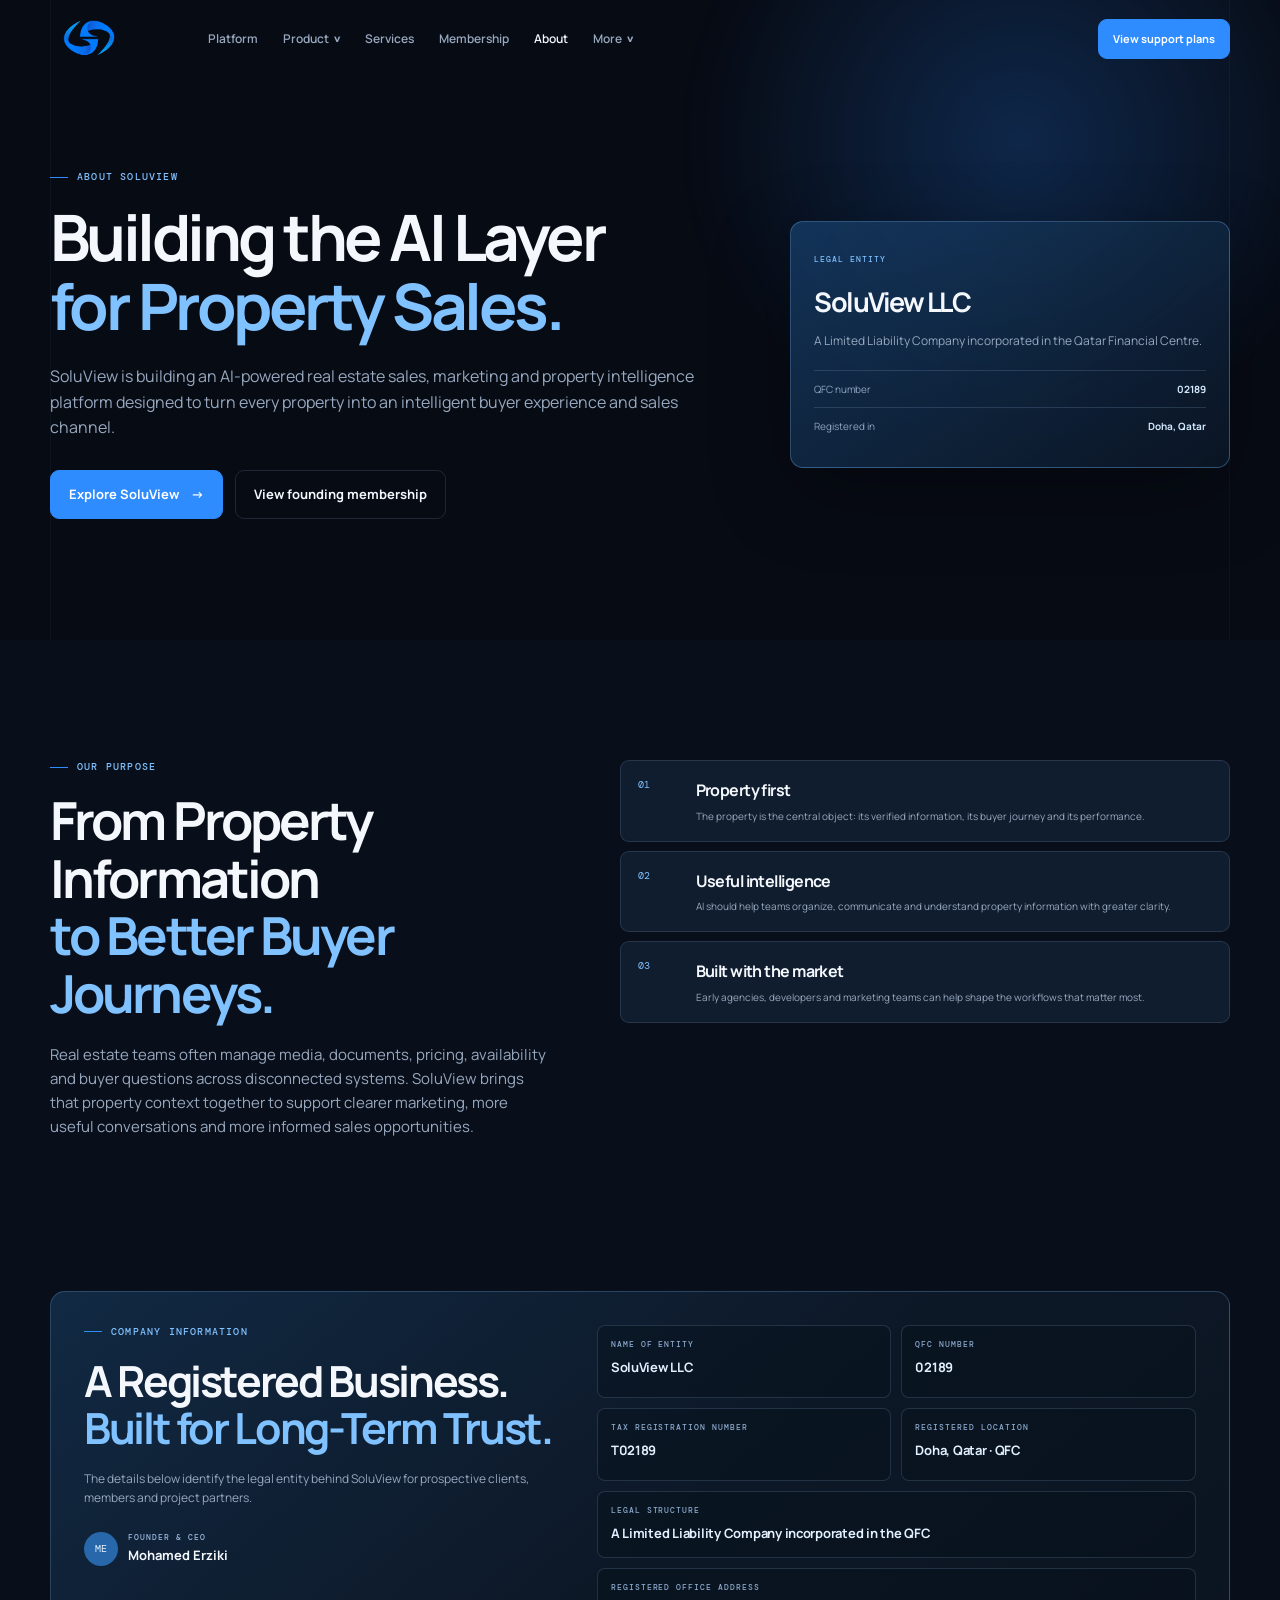
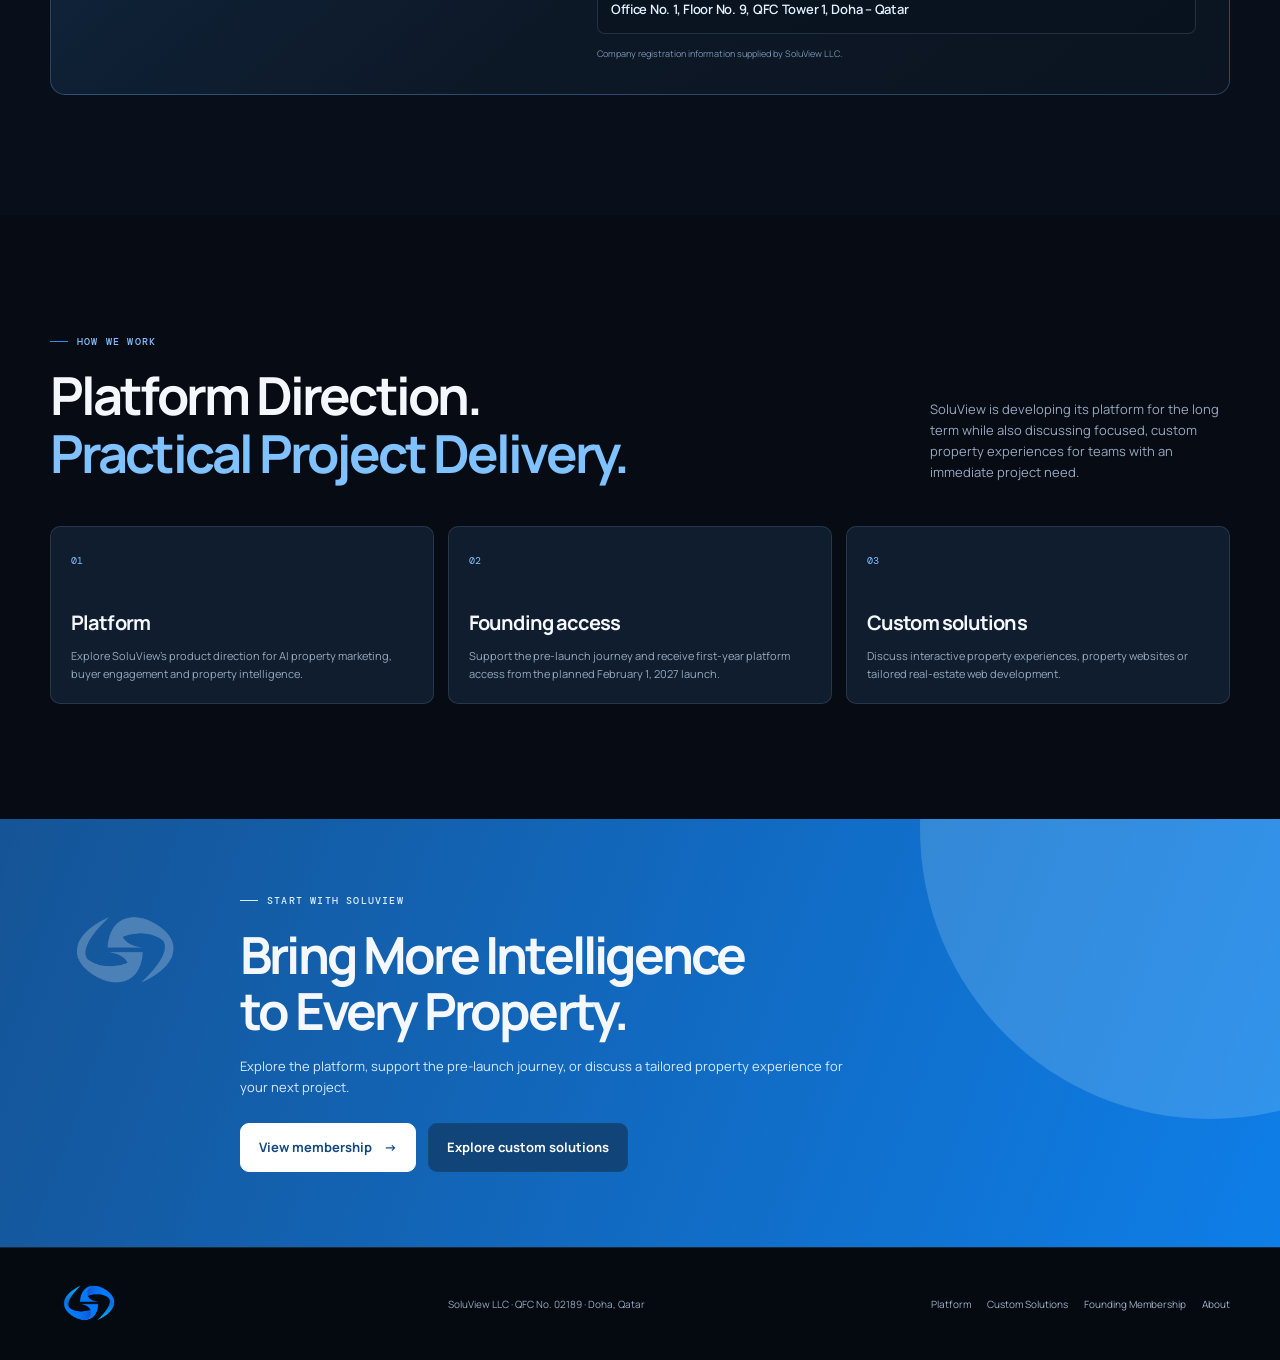
<file: about.html>
<!doctype html>
<html lang="en">
<head>
  <meta charset="UTF-8">
  <meta name="viewport" content="width=device-width, initial-scale=1.0">
  <meta name="description" content="About SoluView LLC, an AI-powered real estate sales and property intelligence company incorporated in the Qatar Financial Centre, Doha.">
  <title>About SoluView LLC | Company Information</title>
  <link rel="icon" href="SoluView.ico" type="image/x-icon">
  <link rel="preconnect" href="https://fonts.googleapis.com"><link rel="preconnect" href="https://fonts.gstatic.com" crossorigin>
  <link href="https://fonts.googleapis.com/css2?family=DM+Mono:wght@400;500&family=Manrope:wght@400;500;600;700;800&display=swap" rel="stylesheet">
  <link rel="stylesheet" href="style.css">
</head>
<body>
  <header class="site-header" id="top"><nav class="nav container" aria-label="Primary navigation"><a class="brand" href="index.html" aria-label="SoluView home"><img src="SoluView Logo.png" alt="SoluView"></a><button class="menu-toggle" aria-controls="nav-menu" aria-expanded="false"><span></span><span></span><span></span><b class="sr-only">Open navigation menu</b></button><div class="nav-menu" id="nav-menu"><a href="index.html#platform">Platform</a><details class="nav-dropdown"><summary>Product</summary><div class="nav-dropdown-menu"><a href="index.html#explore">Explore SoluView</a><a href="index.html#workflow">How it works</a><a href="index.html#solutions">AI Assistant</a></div></details><a href="solutions.html">Services</a><a href="membership.html">Membership</a><a class="active-link" href="about.html">About</a><details class="nav-dropdown"><summary>More</summary><div class="nav-dropdown-menu"><a href="index.html#vision">Vision</a><a href="index.html#project-request">Discuss a project</a><a href="index.html#feedback">Share feedback</a></div></details></div><div class="nav-actions"><a class="button button-small" href="membership.html#plans">View support plans</a></div></nav></header>
  <main>
    <section class="page-hero section-grid"><div class="page-hero-glow"></div><div class="container page-hero-layout"><div class="reveal"><p class="eyebrow"><span></span>About SoluView</p><h1>Building the AI Layer<br><em>for Property Sales.</em></h1><p>SoluView is building an AI-powered real estate sales, marketing and property intelligence platform designed to turn every property into an intelligent buyer experience and sales channel.</p><div class="button-row"><a class="button" href="index.html#explore">Explore SoluView <i>→</i></a><a class="button button-ghost" href="membership.html">View founding membership</a></div></div><aside class="support-card reveal"><small>LEGAL ENTITY</small><b>SoluView LLC</b><p>A Limited Liability Company incorporated in the Qatar Financial Centre.</p><div class="support-card-row"><span>QFC number</span><strong>02189</strong></div><div class="support-card-row"><span>Registered in</span><strong>Doha, Qatar</strong></div></aside></div></section>
    <section class="section about-purpose"><div class="container about-purpose-grid"><div class="section-heading reveal"><p class="eyebrow"><span></span>Our purpose</p><h2>From Property Information<br><em>to Better Buyer Journeys.</em></h2><p>Real estate teams often manage media, documents, pricing, availability and buyer questions across disconnected systems. SoluView brings that property context together to support clearer marketing, more useful conversations and more informed sales opportunities.</p></div><div class="about-principles reveal"><article><span>01</span><h3>Property first</h3><p>The property is the central object: its verified information, its buyer journey and its performance.</p></article><article><span>02</span><h3>Useful intelligence</h3><p>AI should help teams organize, communicate and understand property information with greater clarity.</p></article><article><span>03</span><h3>Built with the market</h3><p>Early agencies, developers and marketing teams can help shape the workflows that matter most.</p></article></div></div></section>
    <section class="section company-registration"><div class="container"><div class="registration-panel reveal"><div class="registration-intro"><p class="eyebrow"><span></span>Company information</p><h2>A Registered Business.<br><em>Built for Long-Term Trust.</em></h2><p>The details below identify the legal entity behind SoluView for prospective clients, members and project partners.</p><div class="registration-founder"><span>ME</span><div><small>FOUNDER &amp; CEO</small><b>Mohamed Erziki</b></div></div></div><div class="registration-details"><div><small>NAME OF ENTITY</small><b>SoluView LLC</b></div><div><small>QFC NUMBER</small><b>02189</b></div><div><small>TAX REGISTRATION NUMBER</small><b>T02189</b></div><div><small>REGISTERED LOCATION</small><b>Doha, Qatar · QFC</b></div><div class="registration-wide"><small>LEGAL STRUCTURE</small><b>A Limited Liability Company incorporated in the QFC</b></div><div class="registration-wide"><small>REGISTERED OFFICE ADDRESS</small><address>Office No. 1, Floor No. 9, QFC Tower 1, Doha – Qatar</address></div><p class="registration-note">Company registration information supplied by SoluView LLC.</p></div></div></div></section>
    <section class="section about-relationship"><div class="container"><div class="split-heading reveal"><div><p class="eyebrow"><span></span>How we work</p><h2>Platform Direction.<br><em>Practical Project Delivery.</em></h2></div><p>SoluView is developing its platform for the long term while also discussing focused, custom property experiences for teams with an immediate project need.</p></div><div class="delivery-grid"><article class="reveal"><span>01</span><h3>Platform</h3><p>Explore SoluView’s product direction for AI property marketing, buyer engagement and property intelligence.</p></article><article class="reveal"><span>02</span><h3>Founding access</h3><p>Support the pre-launch journey and receive first-year platform access from the planned February 1, 2027 launch.</p></article><article class="reveal"><span>03</span><h3>Custom solutions</h3><p>Discuss interactive property experiences, property websites or tailored real-estate web development.</p></article></div></div></section>
    <section class="final-cta"><div class="container final-cta-inner reveal"><img src="SoluView Logo.png" alt="" aria-hidden="true"><div><p class="eyebrow"><span></span>Start with SoluView</p><h2>Bring More Intelligence<br>to Every Property.</h2><p>Explore the platform, support the pre-launch journey, or discuss a tailored property experience for your next project.</p><div class="button-row"><a class="button button-light" href="membership.html">View membership <i>→</i></a><a class="button button-dark" href="solutions.html">Explore custom solutions</a></div></div></div></section>
  </main>
  <footer class="footer"><div class="container"><a class="brand" href="index.html"><img src="SoluView Logo.png" alt="SoluView"></a><p>SoluView LLC · QFC No. 02189 · Doha, Qatar</p><div><a href="index.html#platform">Platform</a><a href="solutions.html">Custom Solutions</a><a href="membership.html">Founding Membership</a><a href="about.html">About</a></div></div></footer>
  <script src="prelaunch.js"></script>
</body>
</html>
</file>
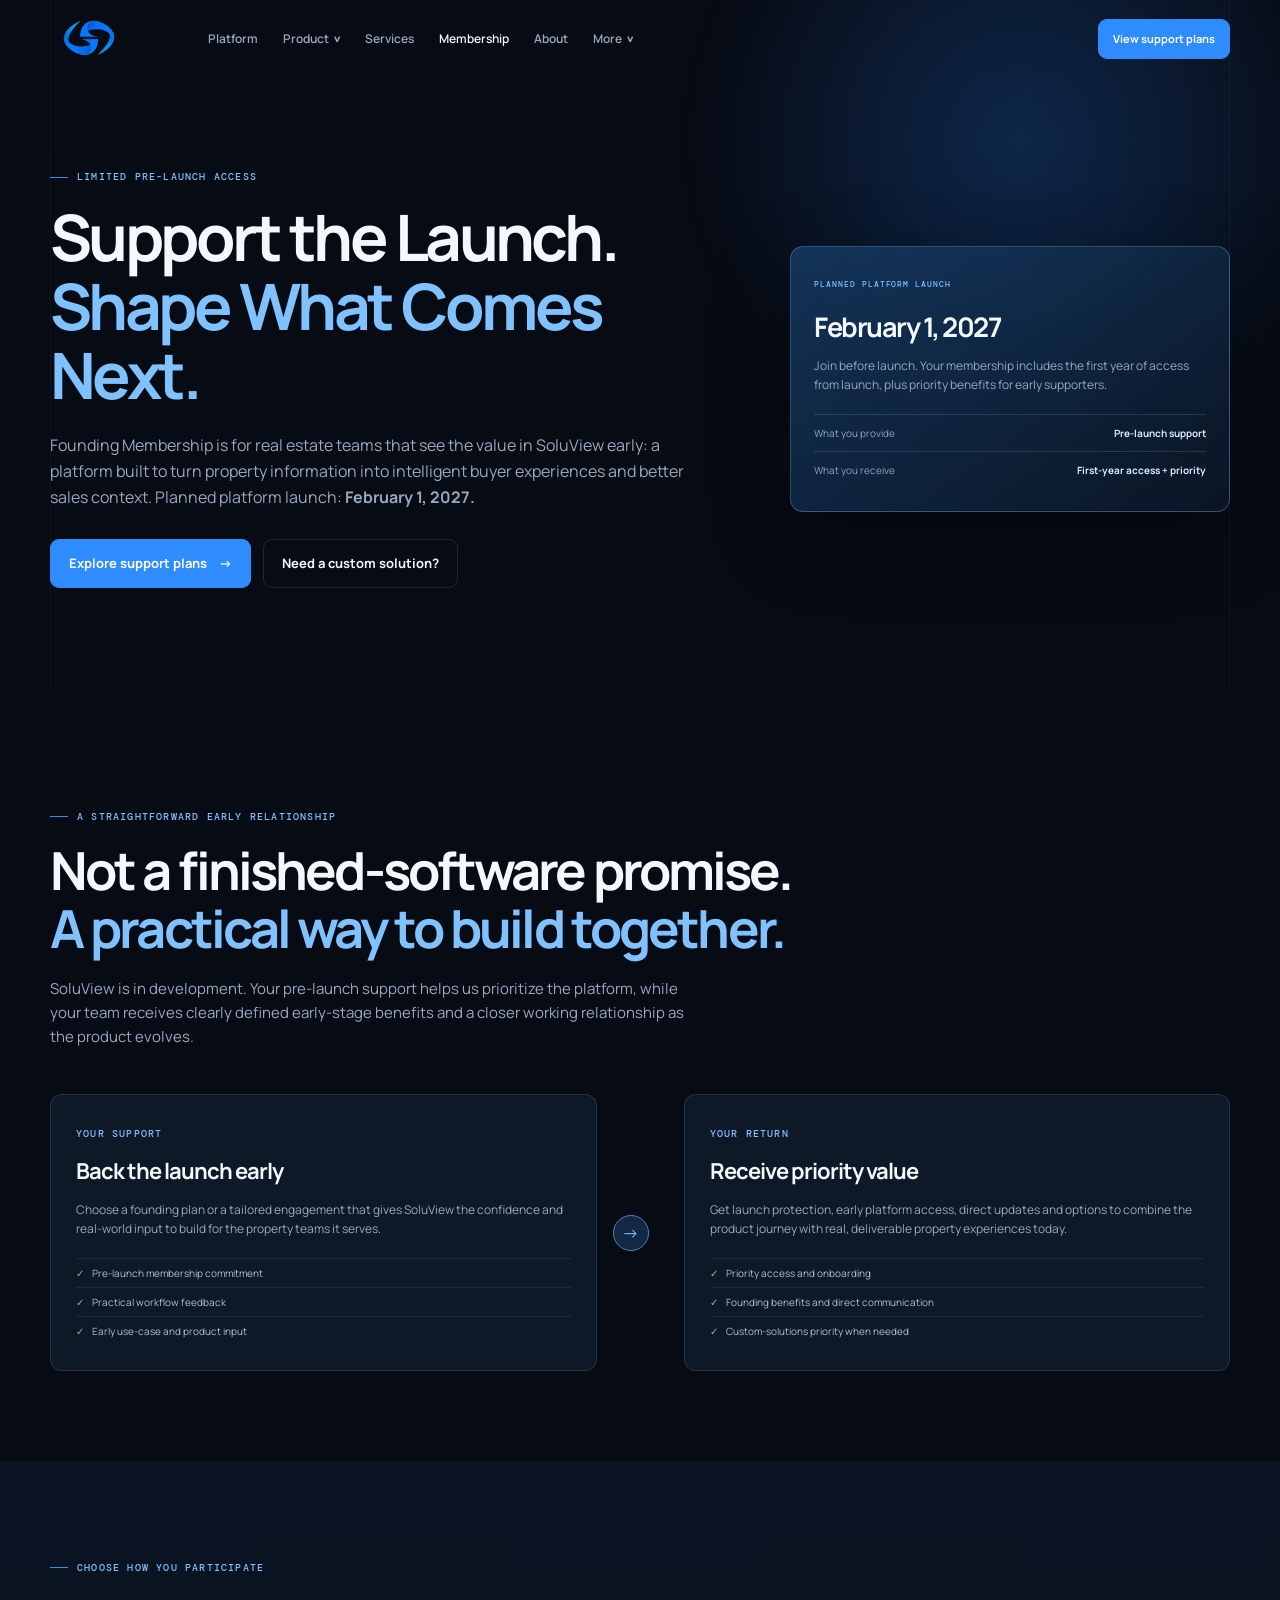
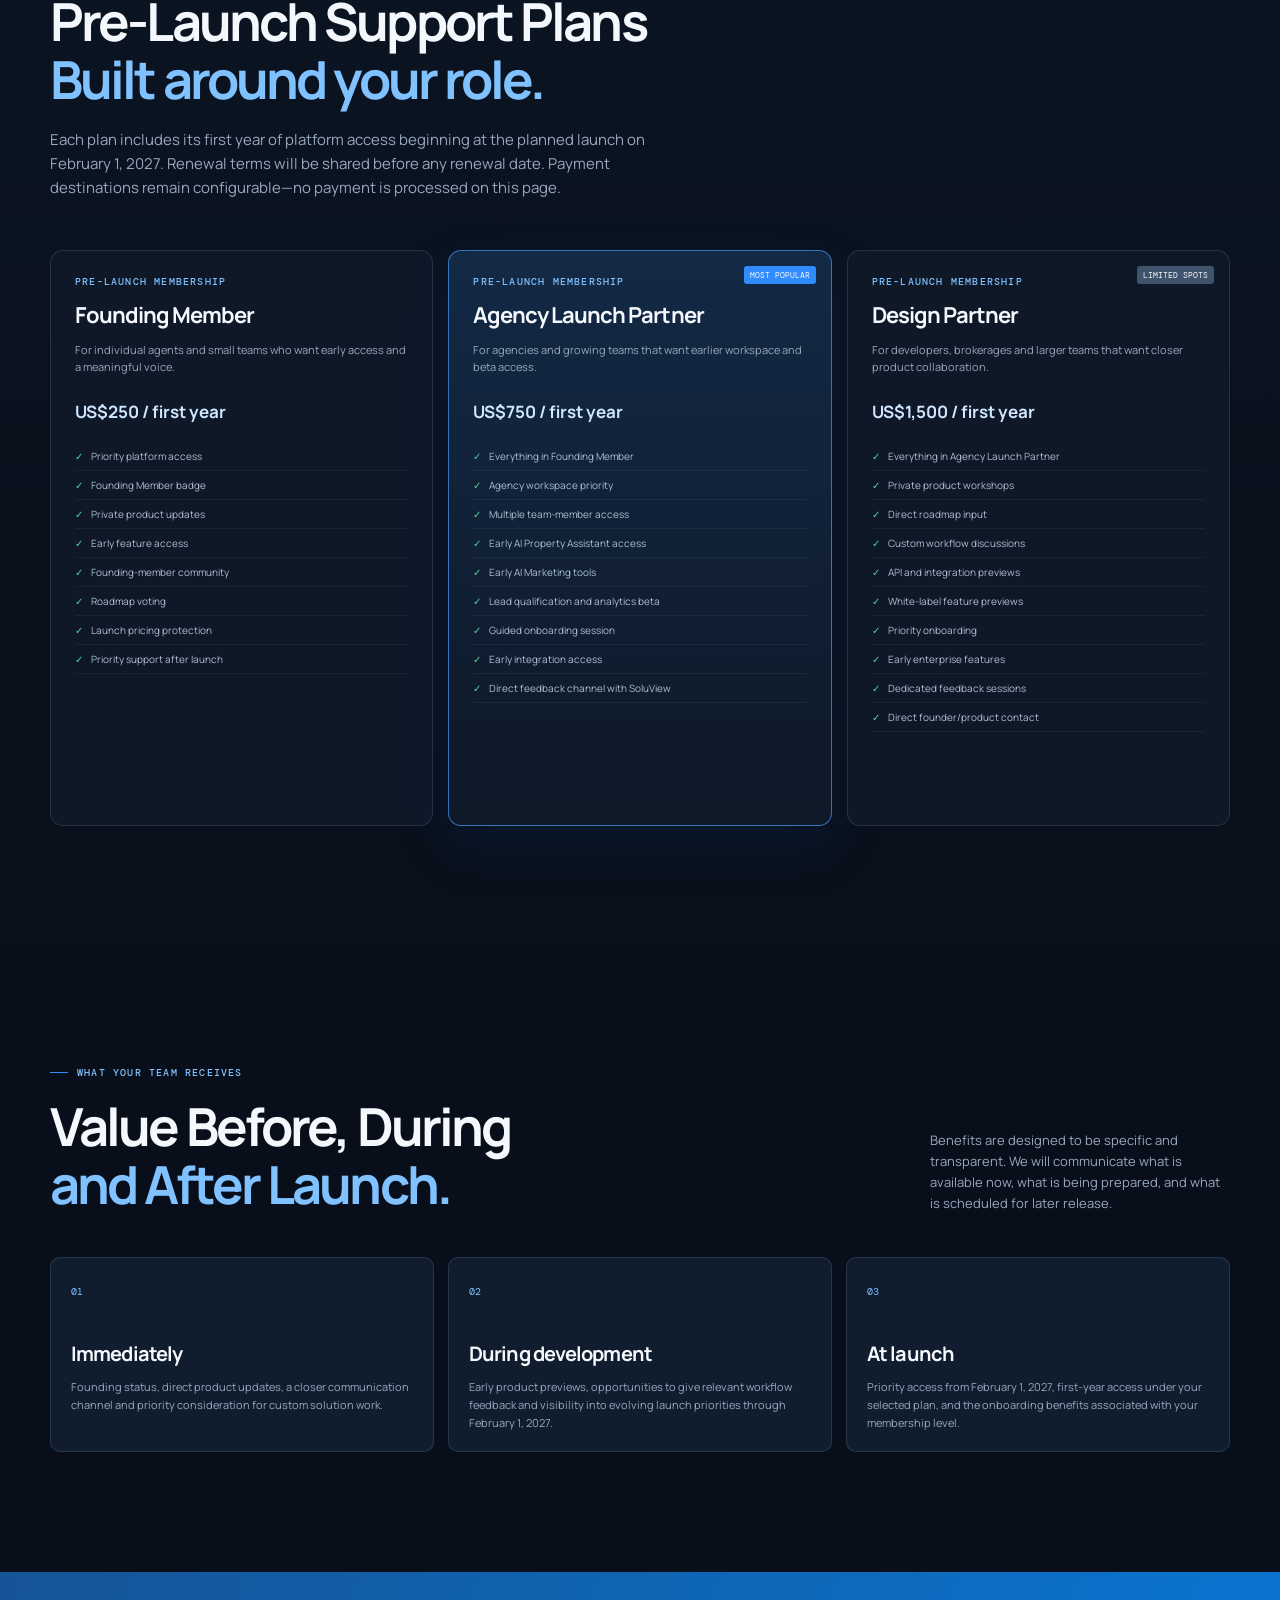
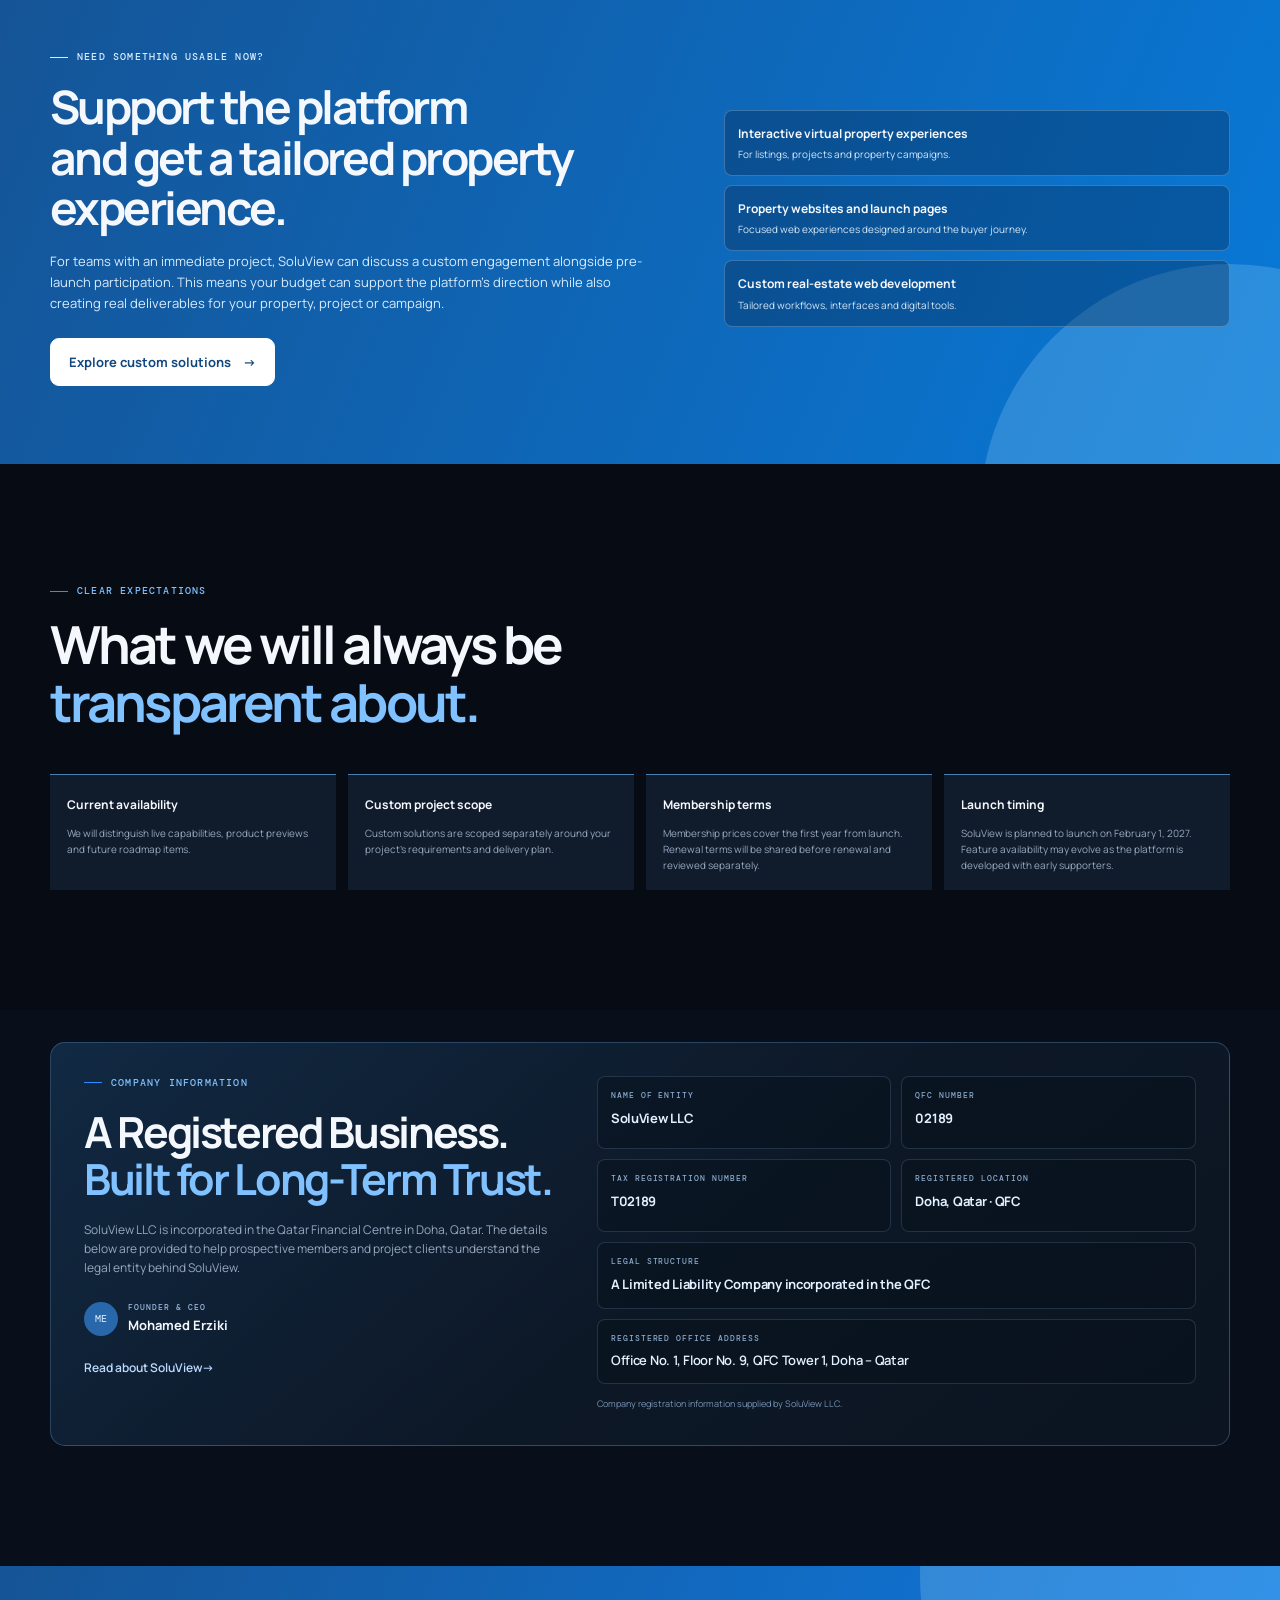
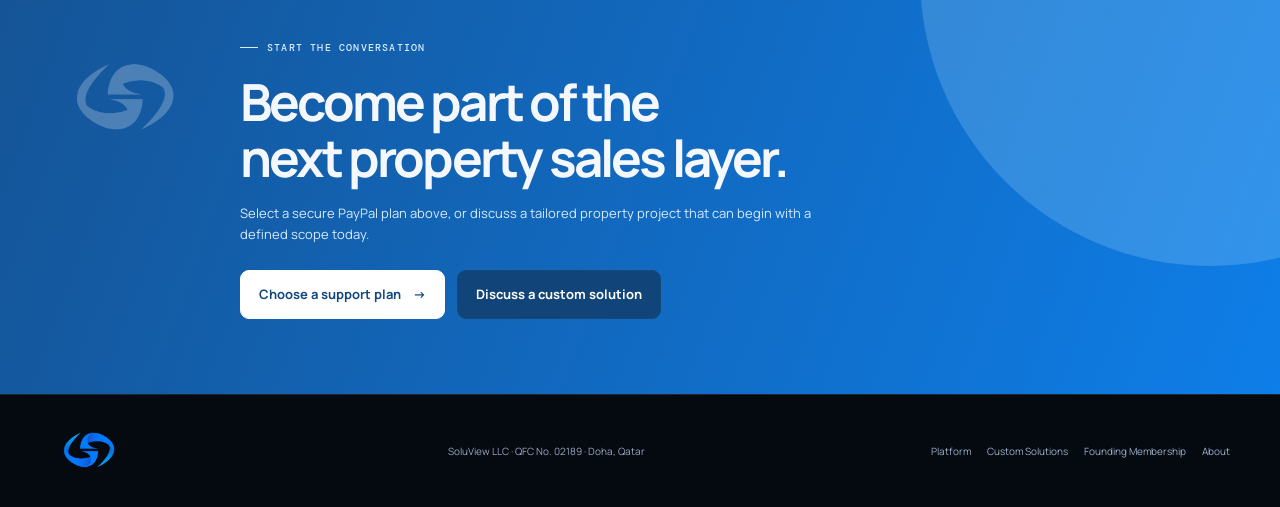
<file: membership.html>
<!doctype html>
<html lang="en">
<head>
  <meta charset="UTF-8">
  <meta name="viewport" content="width=device-width, initial-scale=1.0">
  <meta name="description" content="Support the SoluView launch through a transparent pre-launch membership and receive early access, launch benefits and priority product input.">
  <title>Founding Membership | SoluView</title>
  <link rel="icon" href="SoluView.ico" type="image/x-icon">
  <link rel="preconnect" href="https://fonts.googleapis.com">
  <link rel="preconnect" href="https://fonts.gstatic.com" crossorigin>
  <link href="https://fonts.googleapis.com/css2?family=DM+Mono:wght@400;500&family=Manrope:wght@400;500;600;700;800&display=swap" rel="stylesheet">
  <link rel="stylesheet" href="style.css">
</head>
<body>
  <header class="site-header" id="top"><nav class="nav container" aria-label="Primary navigation"><a class="brand" href="index.html" aria-label="SoluView home"><img src="SoluView Logo.png" alt="SoluView"></a><button class="menu-toggle" aria-controls="nav-menu" aria-expanded="false"><span></span><span></span><span></span><b class="sr-only">Open navigation menu</b></button><div class="nav-menu" id="nav-menu"><a href="index.html#platform">Platform</a><details class="nav-dropdown"><summary>Product</summary><div class="nav-dropdown-menu"><a href="index.html#explore">Explore SoluView</a><a href="index.html#workflow">How it works</a><a href="index.html#solutions">AI Assistant</a></div></details><a href="solutions.html">Services</a><a class="active-link" href="membership.html">Membership</a><a href="about.html">About</a><details class="nav-dropdown"><summary>More</summary><div class="nav-dropdown-menu"><a href="index.html#vision">Vision</a><a href="index.html#project-request">Discuss a project</a><a href="index.html#feedback">Share feedback</a></div></details></div><div class="nav-actions"><a class="button button-small" href="#plans">View support plans</a></div></nav></header>
  <main>
    <section class="page-hero section-grid"><div class="page-hero-glow"></div><div class="container page-hero-layout"><div class="reveal"><p class="eyebrow"><span></span>Limited pre-launch access</p><h1>Support the Launch.<br><em>Shape What Comes Next.</em></h1><p>Founding Membership is for real estate teams that see the value in SoluView early: a platform built to turn property information into intelligent buyer experiences and better sales context. Planned platform launch: <strong>February 1, 2027.</strong></p><div class="button-row"><a class="button" href="#plans">Explore support plans <i>→</i></a><a class="button button-ghost" href="solutions.html">Need a custom solution?</a></div></div><aside class="support-card reveal"><small>PLANNED PLATFORM LAUNCH</small><b>February 1, 2027</b><p>Join before launch. Your membership includes the first year of access from launch, plus priority benefits for early supporters.</p><div class="support-card-row"><span>What you provide</span><strong>Pre-launch support</strong></div><div class="support-card-row"><span>What you receive</span><strong>First-year access + priority</strong></div></aside></div></section>

    <section class="section support-explainer"><div class="container"><div class="section-heading reveal"><p class="eyebrow"><span></span>A straightforward early relationship</p><h2>Not a finished-software promise.<br><em>A practical way to build together.</em></h2><p>SoluView is in development. Your pre-launch support helps us prioritize the platform, while your team receives clearly defined early-stage benefits and a closer working relationship as the product evolves.</p></div><div class="support-exchange reveal"><article><small>YOUR SUPPORT</small><h3>Back the launch early</h3><p>Choose a founding plan or a tailored engagement that gives SoluView the confidence and real-world input to build for the property teams it serves.</p><ul><li>Pre-launch membership commitment</li><li>Practical workflow feedback</li><li>Early use-case and product input</li></ul></article><div class="exchange-arrow">→</div><article><small>YOUR RETURN</small><h3>Receive priority value</h3><p>Get launch protection, early platform access, direct updates and options to combine the product journey with real, deliverable property experiences today.</p><ul><li>Priority access and onboarding</li><li>Founding benefits and direct communication</li><li>Custom-solutions priority when needed</li></ul></article></div></div></section>

    <section class="section membership page-plans" id="plans"><div class="container"><div class="section-heading reveal"><p class="eyebrow"><span></span>Choose how you participate</p><h2>Pre-Launch Support Plans<br><em>Built around your role.</em></h2><p>Each plan includes its first year of platform access beginning at the planned launch on February 1, 2027. Renewal terms will be shared before any renewal date. Payment destinations remain configurable—no payment is processed on this page.</p></div><div class="membership-grid">
      <article class="membership-card reveal" id="founding-member"><small>PRE-LAUNCH MEMBERSHIP</small><h3>Founding Member</h3><p>For individual agents and small teams who want early access and a meaningful voice.</p><strong class="membership-price" data-membership-price="founding">US$250 / first year</strong><ul><li>Priority platform access</li><li>Founding Member badge</li><li>Private product updates</li><li>Early feature access</li><li>Founding-member community</li><li>Roadmap voting</li><li>Launch pricing protection</li><li>Priority support after launch</li></ul><div class="paypal-button-container" id="paypal-button-container-P-6X931242BW9402147NK7KD5Y" data-paypal-plan="founding" aria-label="Subscribe to the Founding Member plan with PayPal"></div></article>
      <article class="membership-card featured reveal" id="agency-launch-partner"><span class="card-badge">MOST POPULAR</span><small>PRE-LAUNCH MEMBERSHIP</small><h3>Agency Launch Partner</h3><p>For agencies and growing teams that want earlier workspace and beta access.</p><strong class="membership-price" data-membership-price="agency">US$750 / first year</strong><ul><li>Everything in Founding Member</li><li>Agency workspace priority</li><li>Multiple team-member access</li><li>Early AI Property Assistant access</li><li>Early AI Marketing tools</li><li>Lead qualification and analytics beta</li><li>Guided onboarding session</li><li>Early integration access</li><li>Direct feedback channel with SoluView</li></ul><div class="paypal-button-container" id="paypal-button-container-P-2LR84646HH6201233NK7KEZI" data-paypal-plan="agency" aria-label="Subscribe to the Agency Launch Partner plan with PayPal"></div></article>
      <article class="membership-card reveal" id="design-partner"><span class="card-badge muted">LIMITED SPOTS</span><small>PRE-LAUNCH MEMBERSHIP</small><h3>Design Partner</h3><p>For developers, brokerages and larger teams that want closer product collaboration.</p><strong class="membership-price" data-membership-price="design">US$1,500 / first year</strong><ul><li>Everything in Agency Launch Partner</li><li>Private product workshops</li><li>Direct roadmap input</li><li>Custom workflow discussions</li><li>API and integration previews</li><li>White-label feature previews</li><li>Priority onboarding</li><li>Early enterprise features</li><li>Dedicated feedback sessions</li><li>Direct founder/product contact</li></ul><div class="paypal-button-container" id="paypal-button-container-P-29V48614EM1131702NK7KFLI" data-paypal-plan="design" aria-label="Subscribe to the Design Partner plan with PayPal"></div></article>
    </div><div class="paypal-status" id="paypal-status" role="status" aria-live="polite"></div></div></section>

    <section class="section what-you-get"><div class="container"><div class="split-heading reveal"><div><p class="eyebrow"><span></span>What your team receives</p><h2>Value Before, During<br><em>and After Launch.</em></h2></div><p>Benefits are designed to be specific and transparent. We will communicate what is available now, what is being prepared, and what is scheduled for later release.</p></div><div class="delivery-grid"><article class="reveal"><span>01</span><h3>Immediately</h3><p>Founding status, direct product updates, a closer communication channel and priority consideration for custom solution work.</p></article><article class="reveal"><span>02</span><h3>During development</h3><p>Early product previews, opportunities to give relevant workflow feedback and visibility into evolving launch priorities through February 1, 2027.</p></article><article class="reveal"><span>03</span><h3>At launch</h3><p>Priority access from February 1, 2027, first-year access under your selected plan, and the onboarding benefits associated with your membership level.</p></article></div></div></section>

    <section class="section custom-bridge"><div class="container custom-bridge-inner reveal"><div><p class="eyebrow"><span></span>Need something usable now?</p><h2>Support the platform<br>and get a tailored property experience.</h2><p>For teams with an immediate project, SoluView can discuss a custom engagement alongside pre-launch participation. This means your budget can support the platform’s direction while also creating real deliverables for your property, project or campaign.</p><a class="button button-light" href="solutions.html">Explore custom solutions <i>→</i></a></div><div class="solution-mini-list"><article><b>Interactive virtual property experiences</b><span>For listings, projects and property campaigns.</span></article><article><b>Property websites and launch pages</b><span>Focused web experiences designed around the buyer journey.</span></article><article><b>Custom real-estate web development</b><span>Tailored workflows, interfaces and digital tools.</span></article></div></div></section>

    <section class="section trust-section"><div class="container"><div class="section-heading reveal"><p class="eyebrow"><span></span>Clear expectations</p><h2>What we will always be<br><em>transparent about.</em></h2></div><div class="trust-grid reveal"><article><b>Current availability</b><p>We will distinguish live capabilities, product previews and future roadmap items.</p></article><article><b>Custom project scope</b><p>Custom solutions are scoped separately around your project’s requirements and delivery plan.</p></article><article><b>Membership terms</b><p>Membership prices cover the first year from launch. Renewal terms will be shared before renewal and reviewed separately.</p></article><article><b>Launch timing</b><p>SoluView is planned to launch on February 1, 2027. Feature availability may evolve as the platform is developed with early supporters.</p></article></div></div></section>
    <section class="section company-registration"><div class="container"><div class="registration-panel reveal"><div class="registration-intro"><p class="eyebrow"><span></span>Company information</p><h2>A Registered Business.<br><em>Built for Long-Term Trust.</em></h2><p>SoluView LLC is incorporated in the Qatar Financial Centre in Doha, Qatar. The details below are provided to help prospective members and project clients understand the legal entity behind SoluView.</p><div class="registration-founder"><span>ME</span><div><small>FOUNDER &amp; CEO</small><b>Mohamed Erziki</b></div></div><a class="text-link registration-link" href="about.html">Read about SoluView <i>→</i></a></div><div class="registration-details"><div><small>NAME OF ENTITY</small><b>SoluView LLC</b></div><div><small>QFC NUMBER</small><b>02189</b></div><div><small>TAX REGISTRATION NUMBER</small><b>T02189</b></div><div><small>REGISTERED LOCATION</small><b>Doha, Qatar · QFC</b></div><div class="registration-wide"><small>LEGAL STRUCTURE</small><b>A Limited Liability Company incorporated in the QFC</b></div><div class="registration-wide"><small>REGISTERED OFFICE ADDRESS</small><address>Office No. 1, Floor No. 9, QFC Tower 1, Doha – Qatar</address></div><p class="registration-note">Company registration information supplied by SoluView LLC.</p></div></div></div></section>

    <section class="final-cta" id="support-request"><div class="container final-cta-inner reveal"><img src="SoluView Logo.png" alt="" aria-hidden="true"><div><p class="eyebrow"><span></span>Start the conversation</p><h2>Become part of the<br>next property sales layer.</h2><p>Select a secure PayPal plan above, or discuss a tailored property project that can begin with a defined scope today.</p><div class="button-row"><a class="button button-light" href="#plans">Choose a support plan <i>→</i></a><a class="button button-dark" href="solutions.html">Discuss a custom solution</a></div></div></div></section>
  </main>
  <footer class="footer"><div class="container"><a class="brand" href="index.html"><img src="SoluView Logo.png" alt="SoluView"></a><p>SoluView LLC · QFC No. 02189 · Doha, Qatar</p><div><a href="index.html#platform">Platform</a><a href="solutions.html">Custom Solutions</a><a href="membership.html">Founding Membership</a><a href="about.html">About</a></div></div></footer>
  <script src="https://www.paypal.com/sdk/js?client-id=ARZwaJmJ5it0sWIInUt-LYzLHCZEtYHApaHqNmXQ765HWqlzoztxLMV8uyCnqxIbTrekPY1Pex6jmpMS&amp;vault=true&amp;intent=subscription" data-sdk-integration-source="button-factory" data-namespace="paypalSoluView"></script>
  <script src="https://www.paypal.com/sdk/js?client-id=AR8h2ClyPDFoAheP4AwQZtQD8HQuoUIY0zsW_1VQIGC5eLSQtcz-Z-anVfEDWHPYk35cgy0QHwfulYaj&amp;vault=true&amp;intent=subscription" data-sdk-integration-source="button-factory" data-namespace="paypalAgency"></script>
  <script src="prelaunch.js"></script>
</body>
</html>
</file>
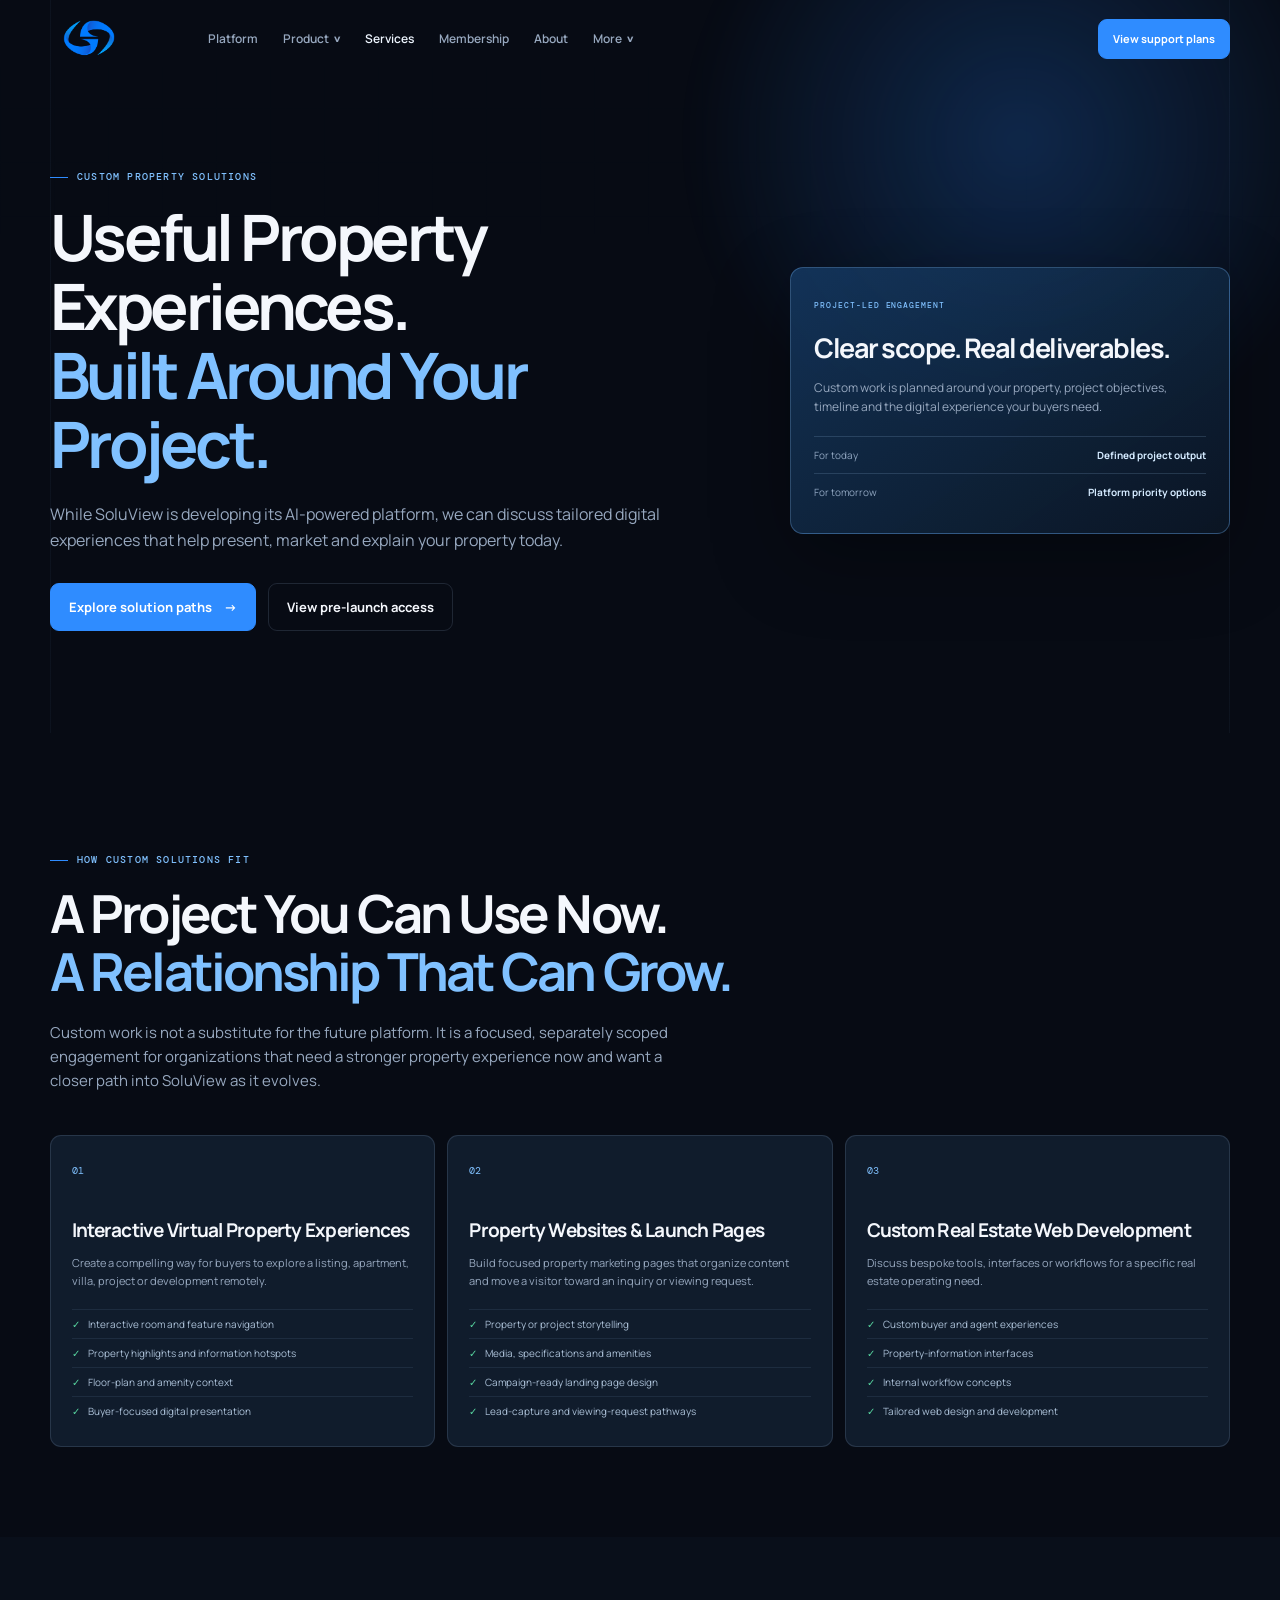
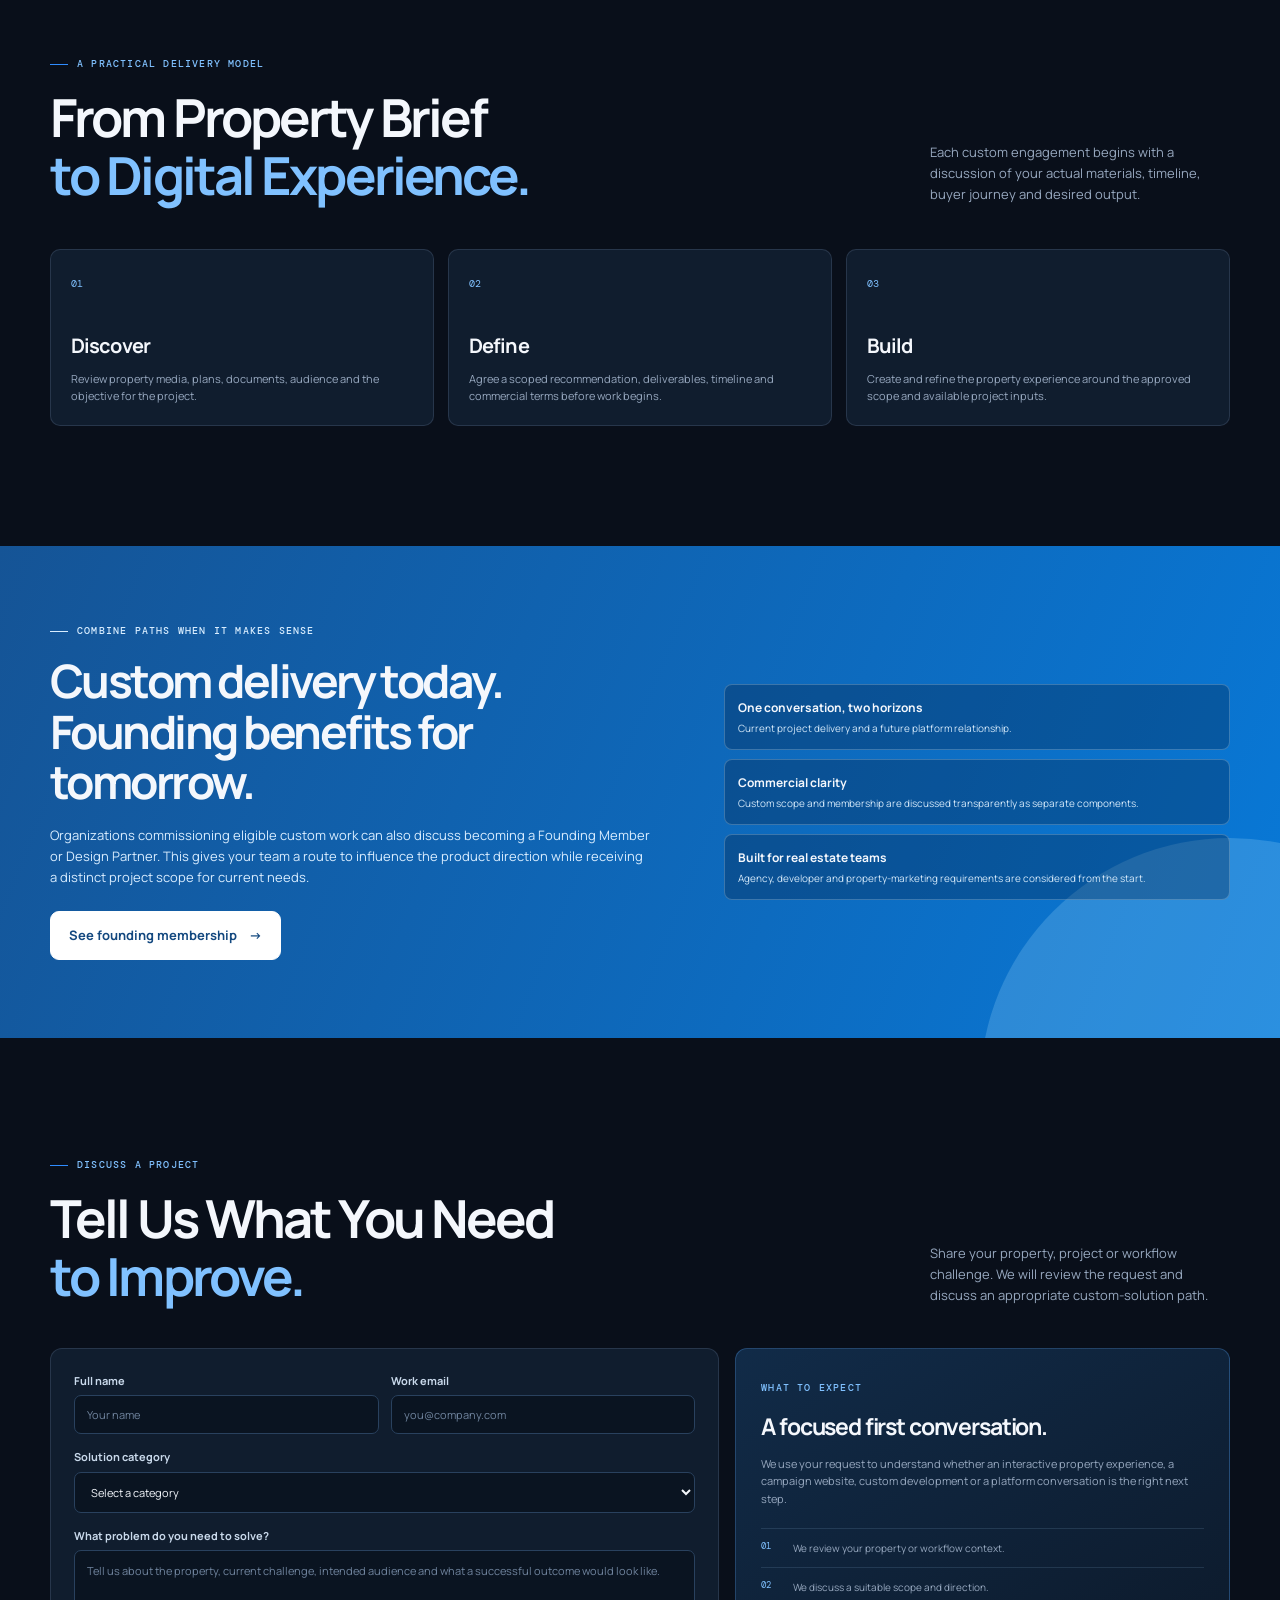
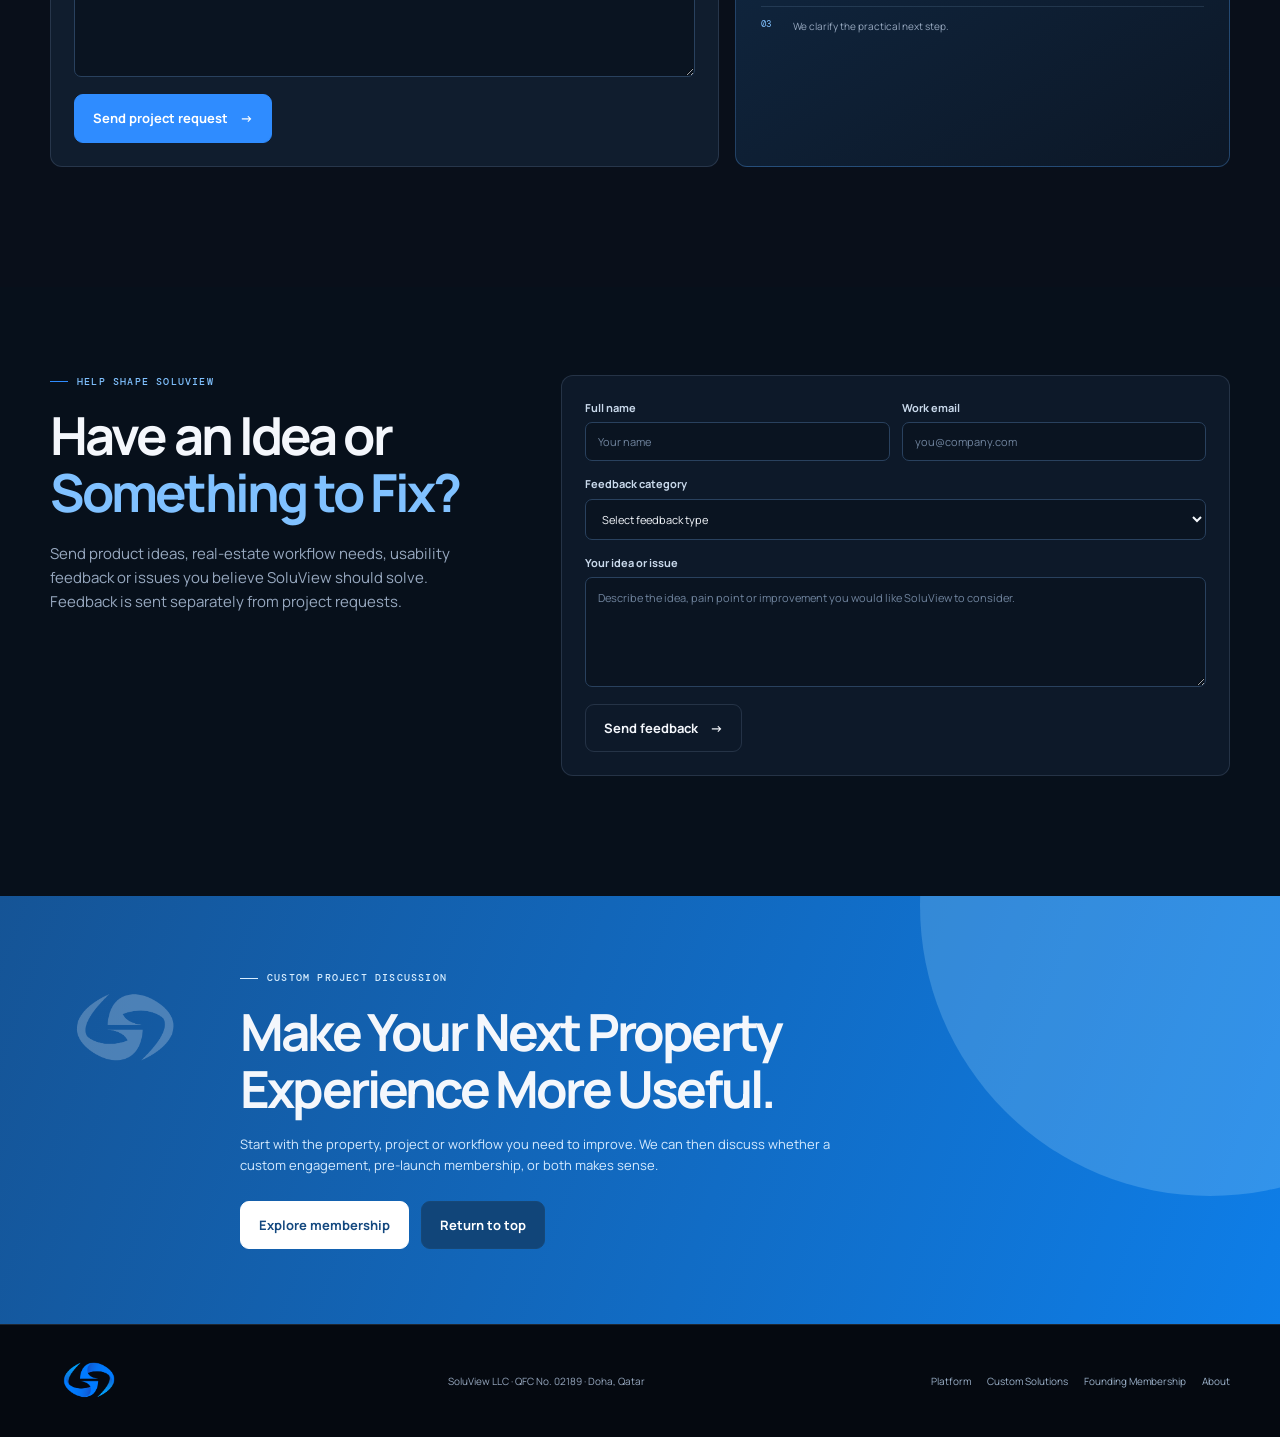
<file: solutions.html>
<!doctype html>
<html lang="en">
<head>
  <meta charset="UTF-8"><meta name="viewport" content="width=device-width, initial-scale=1.0"><meta name="description" content="Custom SoluView property experiences: interactive virtual property tours, property launch websites and tailored real estate web development."><title>Custom Property Solutions | SoluView</title><link rel="icon" href="SoluView.ico" type="image/x-icon">
  <link rel="preconnect" href="https://fonts.googleapis.com"><link rel="preconnect" href="https://fonts.gstatic.com" crossorigin><link href="https://fonts.googleapis.com/css2?family=DM+Mono:wght@400;500&family=Manrope:wght@400;500;600;700;800&display=swap" rel="stylesheet"><link rel="stylesheet" href="style.css">
</head>
<body>
  <header class="site-header" id="top"><nav class="nav container" aria-label="Primary navigation"><a class="brand" href="index.html" aria-label="SoluView home"><img src="SoluView Logo.png" alt="SoluView"></a><button class="menu-toggle" aria-controls="nav-menu" aria-expanded="false"><span></span><span></span><span></span><b class="sr-only">Open navigation menu</b></button><div class="nav-menu" id="nav-menu"><a href="index.html#platform">Platform</a><details class="nav-dropdown"><summary>Product</summary><div class="nav-dropdown-menu"><a href="index.html#explore">Explore SoluView</a><a href="index.html#workflow">How it works</a><a href="index.html#solutions">AI Assistant</a></div></details><a class="active-link" href="solutions.html">Services</a><a href="membership.html">Membership</a><a href="about.html">About</a><details class="nav-dropdown"><summary>More</summary><div class="nav-dropdown-menu"><a href="index.html#vision">Vision</a><a href="#project-request">Discuss a project</a><a href="#feedback">Share feedback</a></div></details></div><div class="nav-actions"><a class="button button-small" href="membership.html#plans">View support plans</a></div></nav></header>
  <main>
    <section class="page-hero section-grid"><div class="page-hero-glow"></div><div class="container page-hero-layout"><div class="reveal"><p class="eyebrow"><span></span>Custom property solutions</p><h1>Useful Property Experiences.<br><em>Built Around Your Project.</em></h1><p>While SoluView is developing its AI-powered platform, we can discuss tailored digital experiences that help present, market and explain your property today.</p><div class="button-row"><a class="button" href="#custom-project">Explore solution paths <i>→</i></a><a class="button button-ghost" href="membership.html">View pre-launch access</a></div></div><aside class="support-card reveal"><small>PROJECT-LED ENGAGEMENT</small><b>Clear scope. Real deliverables.</b><p>Custom work is planned around your property, project objectives, timeline and the digital experience your buyers need.</p><div class="support-card-row"><span>For today</span><strong>Defined project output</strong></div><div class="support-card-row"><span>For tomorrow</span><strong>Platform priority options</strong></div></aside></div></section>
    <section class="section support-explainer"><div class="container"><div class="section-heading reveal"><p class="eyebrow"><span></span>How custom solutions fit</p><h2>A Project You Can Use Now.<br><em>A Relationship That Can Grow.</em></h2><p>Custom work is not a substitute for the future platform. It is a focused, separately scoped engagement for organizations that need a stronger property experience now and want a closer path into SoluView as it evolves.</p></div><div class="service-grid reveal" id="custom-project"><article><span>01</span><h3>Interactive Virtual Property Experiences</h3><p>Create a compelling way for buyers to explore a listing, apartment, villa, project or development remotely.</p><ul><li>Interactive room and feature navigation</li><li>Property highlights and information hotspots</li><li>Floor-plan and amenity context</li><li>Buyer-focused digital presentation</li></ul></article><article><span>02</span><h3>Property Websites &amp; Launch Pages</h3><p>Build focused property marketing pages that organize content and move a visitor toward an inquiry or viewing request.</p><ul><li>Property or project storytelling</li><li>Media, specifications and amenities</li><li>Campaign-ready landing page design</li><li>Lead-capture and viewing-request pathways</li></ul></article><article><span>03</span><h3>Custom Real Estate Web Development</h3><p>Discuss bespoke tools, interfaces or workflows for a specific real estate operating need.</p><ul><li>Custom buyer and agent experiences</li><li>Property-information interfaces</li><li>Internal workflow concepts</li><li>Tailored web design and development</li></ul></article></div></div></section>
    <section class="section what-you-get"><div class="container"><div class="split-heading reveal"><div><p class="eyebrow"><span></span>A practical delivery model</p><h2>From Property Brief<br><em>to Digital Experience.</em></h2></div><p>Each custom engagement begins with a discussion of your actual materials, timeline, buyer journey and desired output.</p></div><div class="delivery-grid"><article class="reveal"><span>01</span><h3>Discover</h3><p>Review property media, plans, documents, audience and the objective for the project.</p></article><article class="reveal"><span>02</span><h3>Define</h3><p>Agree a scoped recommendation, deliverables, timeline and commercial terms before work begins.</p></article><article class="reveal"><span>03</span><h3>Build</h3><p>Create and refine the property experience around the approved scope and available project inputs.</p></article></div></div></section>
    <section class="section custom-bridge"><div class="container custom-bridge-inner reveal"><div><p class="eyebrow"><span></span>Combine paths when it makes sense</p><h2>Custom delivery today.<br>Founding benefits for tomorrow.</h2><p>Organizations commissioning eligible custom work can also discuss becoming a Founding Member or Design Partner. This gives your team a route to influence the product direction while receiving a distinct project scope for current needs.</p><a class="button button-light" href="membership.html">See founding membership <i>→</i></a></div><div class="solution-mini-list"><article><b>One conversation, two horizons</b><span>Current project delivery and a future platform relationship.</span></article><article><b>Commercial clarity</b><span>Custom scope and membership are discussed transparently as separate components.</span></article><article><b>Built for real estate teams</b><span>Agency, developer and property-marketing requirements are considered from the start.</span></article></div></div></section>
    <section class="section forms-section" id="project-request"><div class="container"><div class="split-heading reveal"><div><p class="eyebrow"><span></span>Discuss a project</p><h2>Tell Us What You Need<br><em>to Improve.</em></h2></div><p>Share your property, project or workflow challenge. We will review the request and discuss an appropriate custom-solution path.</p></div><div class="form-grid"><form class="project-form reveal" method="post" data-soluview-form data-submit-label="Send project request" data-success-message="Thank you. Your project request has been received and will be reviewed by SoluView."><input type="hidden" name="formType" value="project"><div class="field-row"><label>Full name<input type="text" name="FullName" autocomplete="name" required placeholder="Your name"></label><label>Work email<input type="email" name="Email" autocomplete="email" required placeholder="you@company.com"></label></div><label>Solution category<select name="Category" required><option value="" selected disabled>Select a category</option><option>Interactive virtual property experience</option><option>Property website or launch page</option><option>Custom real estate web development</option><option>AI property workflow consultation</option><option>Other project need</option></select></label><label>What problem do you need to solve?<textarea name="Problem" required rows="6" placeholder="Tell us about the property, current challenge, intended audience and what a successful outcome would look like."></textarea></label><button class="button" type="submit">Send project request <i>→</i></button><p class="form-status" role="status" aria-live="polite"></p></form><aside class="form-sidecard reveal"><small>WHAT TO EXPECT</small><h3>A focused first conversation.</h3><p>We use your request to understand whether an interactive property experience, a campaign website, custom development or a platform conversation is the right next step.</p><div><span>01</span><p>We review your property or workflow context.</p></div><div><span>02</span><p>We discuss a suitable scope and direction.</p></div><div><span>03</span><p>We clarify the practical next step.</p></div></aside></div></div></section>
    <section class="section feedback-section" id="feedback"><div class="container"><div class="feedback-layout"><div class="section-heading reveal"><p class="eyebrow"><span></span>Help shape SoluView</p><h2>Have an Idea or<br><em>Something to Fix?</em></h2><p>Send product ideas, real-estate workflow needs, usability feedback or issues you believe SoluView should solve. Feedback is sent separately from project requests.</p></div><form class="feedback-form reveal" method="post" data-soluview-form data-submit-label="Send feedback" data-success-message="Thank you. Your feedback has been received and will help inform SoluView's product direction."><input type="hidden" name="formType" value="feedback"><div class="field-row"><label>Full name<input type="text" name="FullName" autocomplete="name" required placeholder="Your name"></label><label>Work email<input type="email" name="Email" autocomplete="email" required placeholder="you@company.com"></label></div><label>Feedback category<select name="Category" required><option value="" selected disabled>Select feedback type</option><option>Product idea</option><option>Feature request</option><option>Issue to solve</option><option>Workflow feedback</option><option>Website feedback</option></select></label><label>Your idea or issue<textarea name="Problem" required rows="5" placeholder="Describe the idea, pain point or improvement you would like SoluView to consider."></textarea></label><button class="button button-ghost" type="submit">Send feedback <i>→</i></button><p class="form-status" role="status" aria-live="polite"></p></form></div></div></section>
    <section class="final-cta"><div class="container final-cta-inner reveal"><img src="SoluView Logo.png" alt="" aria-hidden="true"><div><p class="eyebrow"><span></span>Custom project discussion</p><h2>Make Your Next Property<br>Experience More Useful.</h2><p>Start with the property, project or workflow you need to improve. We can then discuss whether a custom engagement, pre-launch membership, or both makes sense.</p><div class="button-row"><a class="button button-light" href="membership.html">Explore membership</a><a class="button button-dark" href="#top">Return to top</a></div></div></div></section>
  </main>
  <footer class="footer"><div class="container"><a class="brand" href="index.html"><img src="SoluView Logo.png" alt="SoluView"></a><p>SoluView LLC · QFC No. 02189 · Doha, Qatar</p><div><a href="index.html#platform">Platform</a><a href="solutions.html">Custom Solutions</a><a href="membership.html">Founding Membership</a><a href="about.html">About</a></div></div></footer>
  <script src="prelaunch.js"></script><script src="solutions-form.js"></script>
</body>
</html>
</file>
<file: style.css>
:root{--bg:#070b14;--surface:#0d1421;--surface-2:#111c2d;--surface-3:#152338;--border:rgba(159,185,220,.16);--text:#f4f7fc;--text-muted:#97a8bf;--brand:#2f8cff;--brand-light:#80c1ff;--cyan:#62e5e4;--success:#58d6a0;--warning:#f0be67;--radius-sm:10px;--radius-md:18px;--radius-lg:28px;--shadow:0 24px 80px rgba(0,0,0,.32);--mono:"DM Mono",monospace;--sans:"Manrope",Arial,sans-serif}*{box-sizing:border-box}html{scroll-behavior:smooth}body{margin:0;background:var(--bg);color:var(--text);font:400 15px/1.6 var(--sans);overflow-x:hidden}body:before{content:"";position:fixed;inset:0;pointer-events:none;background:linear-gradient(rgba(128,193,255,.025) 1px,transparent 1px),linear-gradient(90deg,rgba(128,193,255,.025) 1px,transparent 1px);background-size:54px 54px;mask-image:linear-gradient(#0003,transparent 45%)}a{color:inherit;text-decoration:none}button{font:inherit;color:inherit}img{max-width:100%}h1,h2,h3,h4,p{margin:0}.container{width:min(1180px,calc(100% - 48px));margin:auto}.section{padding:120px 0}.section-grid{position:relative}.section-grid:after{content:"";position:absolute;inset:0;pointer-events:none;background:linear-gradient(90deg,transparent calc(50% - 590px),rgba(130,180,245,.05) calc(50% - 590px),rgba(130,180,245,.05) calc(50% - 589px),transparent calc(50% - 589px),transparent calc(50% + 589px),rgba(130,180,245,.05) calc(50% + 589px),rgba(130,180,245,.05) calc(50% + 590px),transparent calc(50% + 590px))}.sr-only{position:absolute;width:1px;height:1px;overflow:hidden;clip:rect(0,0,0,0)}.eyebrow,small{font:500 10px/1.4 var(--mono);letter-spacing:.12em;color:var(--brand-light);text-transform:uppercase}.eyebrow{display:flex;align-items:center;gap:9px;margin-bottom:18px}.eyebrow span{width:18px;height:1px;background:var(--brand)}h1,h2{letter-spacing:-.055em;font-weight:700}h1{font-size:clamp(43px,5vw,72px);line-height:1.08}h2{font-size:clamp(34px,4.1vw,58px);line-height:1.1}h1 em,h2 em{font-style:normal;color:var(--brand-light)}p{color:var(--text-muted)}.button{display:inline-flex;align-items:center;justify-content:center;gap:12px;background:var(--brand);color:white;border:1px solid var(--brand);border-radius:9px;padding:13px 18px;font-size:13px;font-weight:700;transition:.25s;cursor:pointer}.button:hover{transform:translateY(-2px);background:#55a4ff;box-shadow:0 12px 28px rgba(47,140,255,.2)}.button i,.text-link i{font-style:normal}.button-small{padding:10px 14px;font-size:11px}.button-ghost{background:transparent;border-color:var(--border);color:var(--text)}.button-ghost:hover{border-color:var(--brand);background:rgba(47,140,255,.08)}.button-row{display:flex;gap:12px;flex-wrap:wrap}.site-header{position:fixed;z-index:20;top:0;width:100%;border-bottom:1px solid transparent;transition:.25s}.site-header.scrolled{background:rgba(7,11,20,.84);backdrop-filter:blur(16px);border-color:var(--border)}.nav{height:78px;display:flex;align-items:center;justify-content:space-between;gap:24px}.brand{display:flex;width:130px;align-items:center}.brand img{display:block;width:100%;height:44px;object-fit:contain;object-position:left}.nav-menu{display:flex;gap:23px}.nav-menu a,.text-link{font-size:12px;font-weight:600;color:var(--text-muted);transition:.2s}.nav-menu a:hover,.text-link:hover{color:var(--text)}.nav-actions{display:flex;gap:20px;align-items:center}.menu-toggle{display:none;background:none;border:0}.hero{padding:167px 0 94px;min-height:780px;overflow:hidden}.hero-glow{position:absolute;width:800px;height:700px;right:-250px;top:-140px;background:radial-gradient(circle,rgba(32,119,229,.25),transparent 66%);filter:blur(16px)}.hero-layout{position:relative;z-index:1;display:grid;grid-template-columns:.89fr 1.11fr;align-items:center;gap:48px}.hero-description{max-width:580px;font-size:16px;margin:25px 0 29px}.trust-line{font-size:11px;margin-top:22px;color:#71839d}.hero-product{position:relative;min-height:486px;perspective:1200px}.dashboard-orb{position:absolute;width:380px;height:380px;left:18%;top:13%;border-radius:50%;background:radial-gradient(circle,rgba(70,147,247,.2),transparent 67%)}.product-window{position:relative;width:94%;margin-left:auto;background:#0d1523;border:1px solid rgba(157,195,255,.22);border-radius:16px;box-shadow:var(--shadow);overflow:hidden;transform:rotateY(-4deg) rotateX(2deg);transition:transform .2s}.window-top{height:35px;border-bottom:1px solid var(--border);display:flex;align-items:center;gap:12px;padding:0 13px;color:#7890ad;font:10px var(--mono)}.window-dots{display:flex;gap:4px}.window-dots b{width:5px;height:5px;border-radius:50%;background:#3e4e63}.online{margin-left:auto;color:var(--success);display:flex;gap:5px;align-items:center}.online b{width:5px;height:5px;border-radius:50%;background:var(--success)}.product-main{display:grid;grid-template-columns:38px 1fr 125px;min-height:338px}.mini-sidebar{background:#09101b;border-right:1px solid var(--border);display:flex;align-items:center;flex-direction:column;gap:20px;padding:13px 0;color:#5f7290;font-size:14px}.mini-logo{color:white;background:var(--brand);width:20px;height:20px;display:grid;place-items:center;border-radius:5px;font-size:10px;font-weight:800;margin-bottom:7px}.mini-sidebar .active{color:var(--brand-light)}.mini-content{padding:17px}.product-head{display:flex;justify-content:space-between;align-items:start}.product-head small{font-size:8px;color:#7e95b2}.product-head h3{font-size:18px;letter-spacing:-.04em}.available{font:9px var(--mono);color:var(--success)}.property-visual,.property-scene{background:linear-gradient(145deg,#203550,#152536 52%,#42546d);position:relative;overflow:hidden}.property-visual{margin-top:15px;height:194px;border-radius:8px}.property-visual:before,.property-scene:before{content:"";position:absolute;inset:0;background:linear-gradient(120deg,transparent 25%,rgba(197,226,255,.15) 25% 29%,transparent 29% 49%,rgba(9,18,31,.25) 49% 52%,transparent 52%),linear-gradient(160deg,transparent 43%,rgba(226,241,255,.12) 43% 46%,transparent 46%)}.visual-grid{position:absolute;inset:0;background:linear-gradient(90deg,transparent 49%,rgba(255,255,255,.08) 50%,transparent 51%),linear-gradient(transparent 68%,rgba(255,255,255,.09) 69%,transparent 70%)}.view-label,.floor-chip{position:absolute;bottom:10px;left:10px;background:rgba(4,9,15,.76);border:1px solid rgba(255,255,255,.12);border-radius:5px;padding:6px 8px;font-size:9px}.view-label b{color:var(--cyan);margin-left:9px}.floor-chip{left:auto;right:10px}.floor-chip strong{color:var(--brand-light);margin-left:4px}.visual-pin{position:absolute;border:1px solid white;background:var(--brand);color:#fff;border-radius:50%;width:20px;height:20px;font-size:14px;line-height:1}.pin-one{top:34%;left:42%}.pin-two{top:55%;right:24%}.spec-row{display:grid;grid-template-columns:repeat(3,1fr);margin-top:14px;gap:7px}.spec-row small{display:block;font-size:7px;color:#7285a0}.spec-row b{font-size:10px}.hero-side{border-left:1px solid var(--border);padding:17px 11px}.hero-side>p{font:8px var(--mono);color:#7386a3;margin-bottom:12px}.pulse-card{border-bottom:1px solid var(--border);padding:7px 0;display:grid;grid-template-columns:1fr auto}.pulse-card strong{font-size:16px}.pulse-card span{font-size:8px;color:#90a0b9}.pulse-card i{font:8px var(--mono);color:var(--success);grid-row:1/3;align-self:center}.hero-chat{position:absolute;z-index:2;right:-12px;bottom:-8px;width:272px;background:rgba(16,26,42,.94);border:1px solid rgba(154,193,245,.25);border-radius:11px;padding:12px;box-shadow:var(--shadow);font-size:10px;animation:float 5s ease-in-out infinite}.chat-title{display:flex;align-items:center;gap:5px;font-size:10px;font-weight:700;margin-bottom:9px}.chat-title>span{color:var(--cyan)}.chat-title small{margin-left:auto;font-size:7px;color:var(--success)}.buyer-msg,.ai-msg{font-size:9px;line-height:1.45;padding:7px 8px;border-radius:5px;margin:5px 0;max-width:90%}.buyer-msg{margin-left:auto;background:#21334e;color:#e9f0fb}.buyer-msg.short{max-width:64%}.ai-msg{background:#101d2e;border:1px solid rgba(135,176,225,.12);color:#aabbd1}.intro-strip{border-block:1px solid var(--border);padding:19px 0;background:rgba(10,16,26,.65)}.intro-strip p{color:#b8c6d8;text-align:center;font:11px var(--mono);letter-spacing:.045em}.intro-strip span{color:var(--brand);margin:0 13px}.platform{padding-bottom:45px}.section-heading{max-width:790px}.section-heading>p:not(.eyebrow){margin-top:20px;max-width:640px}.explore{padding-top:25px}.explorer{display:grid;grid-template-columns:177px 1fr;min-height:590px;border:1px solid rgba(152,190,239,.2);background:#0d1625;border-radius:18px;overflow:hidden;box-shadow:var(--shadow)}.explorer-nav{background:#09111d;border-right:1px solid var(--border);padding:18px 11px;display:flex;flex-direction:column;gap:5px}.explorer-brand{height:34px;display:flex;gap:8px;align-items:center;font-size:12px;margin-bottom:14px}.explorer-brand span{width:21px;height:21px;display:grid;place-items:center;color:#dceeff;background:var(--brand);border-radius:6px;font-size:10px}.explorer-tab{border:0;background:transparent;border-radius:7px;text-align:left;padding:9px;font-size:12px;color:#7488a6;cursor:pointer;transition:.2s}.explorer-tab.active,.explorer-tab:hover{color:#eaf3ff;background:#15243a}.explorer-user{margin-top:auto;padding:9px;border-top:1px solid var(--border);display:flex;align-items:center;gap:7px}.explorer-user span,.avatar{display:grid;place-items:center;width:24px;height:24px;border-radius:50%;background:#275f99;color:#e9f5ff;font:9px var(--mono)}.explorer-user small{font-size:8px;color:#8496af;letter-spacing:0}.explorer-stage{padding:25px 27px;min-width:0}.stage-top{display:flex;justify-content:space-between;align-items:center;margin-bottom:22px}.stage-top small{font-size:8px;color:#7b91ad}.stage-top h3{font-size:22px;letter-spacing:-.04em;margin-top:4px}.stage-actions{display:flex;align-items:center;gap:14px}.stage-actions button{border:0;background:transparent;color:#8fa2bd;cursor:pointer}.status-dot{font:9px var(--mono);color:var(--success);padding:5px 8px;border-radius:5px;background:rgba(88,214,160,.09)}.tab-panel{display:none}.tab-panel.active{display:block;animation:panelIn .35s ease both}.overview-grid{display:grid;grid-template-columns:1.22fr 1fr;gap:14px}.overview-property{min-height:250px;border-radius:10px}.scene-label{position:absolute;bottom:17px;left:17px;display:flex;flex-direction:column}.scene-label span{font:9px var(--mono);color:#b5d5f8}.scene-label b{font-size:23px;letter-spacing:-.05em}.scene-label small{font-size:9px;color:#d3dfec;letter-spacing:0}.scene-stat{position:absolute;right:12px;top:12px;font:20px var(--mono);color:#d6e8ff;text-align:right}.scene-stat small{display:block;font-size:7px;color:#bbd0e8;letter-spacing:0}.kpi-grid{display:grid;grid-template-columns:1fr 1fr;gap:12px}.kpi-grid article,.analytics-kpis article{border:1px solid var(--border);background:#111d2e;border-radius:9px;padding:13px}.kpi-grid small,.analytics-kpis small{font-size:8px;color:#8194b0}.kpi-grid strong{font-size:25px;display:block;letter-spacing:-.05em;margin:7px 0 3px}.kpi-grid span,.analytics-kpis span{font-size:9px;color:var(--success)}.details-band{display:grid;grid-template-columns:repeat(4,1fr);border-top:1px solid var(--border);margin-top:18px;padding-top:14px}.details-band small{display:block;color:#8093ae;font-size:8px}.details-band b{font-size:12px}.blue-text{color:var(--brand-light)}.experience-toolbar{display:flex;justify-content:space-between;align-items:center;margin-bottom:15px;color:#afc0d5;font-size:11px}.room-select,.persona-tabs button{background:#152239;border:1px solid var(--border);color:#9eb0c7;padding:6px 8px;font-size:9px;cursor:pointer}.room-select:first-child{border-radius:5px 0 0 5px}.room-select:last-child{border-radius:0 5px 5px 0}.room-select.active,.persona-tabs button.active{color:#fff;background:#27558c}.property-scene.large{height:305px;border-radius:10px}.floor-plan{position:absolute;right:13px;top:13px;background:#0b1422cc;padding:7px;border:1px solid var(--border);font:8px var(--mono);color:#a9bad0}.floor-plan b{color:var(--brand-light);margin-left:5px}.hotspot{position:absolute;z-index:1;border:1px solid #dff3ff;background:var(--brand);color:white;border-radius:99px;padding:5px 8px;font-size:9px;cursor:pointer;box-shadow:0 0 0 5px rgba(47,140,255,.12)}.hotspot-popover{position:absolute;left:13px;bottom:13px;width:205px;padding:10px;background:#0c1725ed;border:1px solid var(--border);border-radius:7px;display:flex;flex-direction:column;font-size:10px}.hotspot-popover b{color:#eaf5ff}.hotspot-popover span{color:#9cafc7}.property-info-grid{display:grid;grid-template-columns:repeat(3,1fr);gap:12px;margin-top:14px}.property-info-grid div{padding:10px;background:#111d2e;border:1px solid var(--border);border-radius:7px}.property-info-grid small{display:block;font-size:8px;color:#8295b1}.property-info-grid b{font-size:10px}.assistant-demo{max-width:650px;margin:auto}.verified-note{display:flex;gap:10px;padding:12px;background:rgba(88,214,160,.07);border:1px solid rgba(88,214,160,.22);border-radius:9px}.verified-note>span{display:grid;place-items:center;background:var(--success);width:20px;height:20px;border-radius:50%;color:#06140e;font-weight:800}.verified-note b{font-size:11px;display:block}.verified-note small{font-size:8px;letter-spacing:0;color:#98aeac;text-transform:none}.conversation{min-height:228px;padding:20px 4px;display:flex;flex-direction:column;gap:8px}.message{max-width:75%;font-size:11px;padding:10px;border-radius:7px;animation:panelIn .3s ease}.message.buyer{background:#213652;align-self:flex-end}.message.ai{background:#111f32;border:1px solid var(--border);color:#bed0e5}.message.ai span{color:var(--cyan);margin-right:4px}.typing{color:#88a0bb;font:11px var(--mono);padding:7px}.quick-questions{display:flex;flex-wrap:wrap;gap:7px}.quick-questions button{border:1px solid var(--border);border-radius:99px;background:#111e31;color:#b7c8da;padding:7px 10px;font-size:9px;cursor:pointer;transition:.2s}.quick-questions button:hover{color:#fff;border-color:var(--brand)}.marketing-top,.leads-head{display:flex;justify-content:space-between;align-items:start}.marketing-top h4,.leads-head h4{font-size:17px;letter-spacing:-.035em;margin-top:4px}.generate-button{border:0;background:#183a64;color:#d7ecff;border-radius:6px;padding:8px 10px;font-size:9px;cursor:pointer}.generate-button.generating span{display:inline-block;animation:spin 1s linear infinite}.persona-tabs{display:flex;overflow:auto;gap:5px;margin:20px 0}.persona-tabs button{border-radius:5px;white-space:nowrap}.marketing-output{border:1px solid var(--border);border-radius:10px;padding:21px;background:linear-gradient(135deg,#101d2e,#14243a)}.marketing-output h4{font-size:19px;max-width:600px;letter-spacing:-.04em;margin:10px 0}.marketing-output p{font-size:12px;max-width:620px}.marketing-output>div{display:flex;gap:7px;margin-top:17px}.marketing-output>div span{font-size:8px;padding:5px 7px;border-radius:4px;background:#1c3450;color:#adc5df}.leads-head>span{font:9px var(--mono);color:#8ca2bd}.lead-list{margin-top:20px;border-top:1px solid var(--border)}.lead-row{width:100%;display:grid;grid-template-columns:32px 1fr auto;gap:11px;align-items:center;text-align:left;border:0;border-bottom:1px solid var(--border);padding:13px 4px;background:transparent;cursor:pointer}.lead-row:hover{background:#111d2e}.lead-row .teal{background:#267b7c}.lead-row .gray{background:#405064}.lead-row b{font-size:12px;display:block}.lead-row small{display:block;text-transform:none;letter-spacing:0;font-size:9px;color:#8598b1}.lead-row strong{font-size:17px;text-align:right}.lead-row i{display:block;font:8px var(--mono);font-style:normal;color:var(--success)}.analytics-kpis{display:grid;grid-template-columns:repeat(4,1fr);gap:11px}.analytics-kpis b{display:block;font-size:23px;letter-spacing:-.045em;margin:6px 0}.analytics-charts{display:grid;grid-template-columns:1.25fr .75fr;gap:13px;margin-top:13px}.analytics-charts article{border:1px solid var(--border);background:#111d2e;border-radius:9px;padding:16px}.bar-chart p{display:grid;grid-template-columns:110px 1fr 31px;gap:8px;align-items:center;font-size:10px;margin:12px 0}.bar-chart i{height:5px;background:#23334a;border-radius:99px;overflow:hidden}.bar-chart i b{display:block;height:100%;width:0;background:linear-gradient(90deg,var(--brand),var(--cyan));transition:1s}.bar-chart em{font-style:normal;color:#a9bfd7}.funnel{margin-top:15px;display:flex;flex-direction:column;align-items:center;gap:6px}.funnel b{border-radius:3px;background:linear-gradient(90deg,#285d99,#356da7);padding:7px;text-align:center;font:9px var(--mono);color:#e9f4ff}.lead-drawer{position:fixed;z-index:30;inset:0;pointer-events:none}.lead-drawer.open{pointer-events:auto}.drawer-overlay{position:absolute;inset:0;background:#02050acc;opacity:0;transition:.25s}.lead-drawer.open .drawer-overlay{opacity:1}.drawer-content{position:absolute;right:0;top:0;width:min(400px,100%);height:100%;padding:30px;background:#0d1726;border-left:1px solid var(--border);transform:translateX(100%);transition:.35s;box-shadow:var(--shadow)}.lead-drawer.open .drawer-content{transform:none}.drawer-close{position:absolute;right:20px;top:19px;background:transparent;border:0;color:#9cb0ca;font-size:26px;cursor:pointer}.drawer-person{display:flex;align-items:center;gap:12px;margin:22px 0}.drawer-person .avatar{width:42px;height:42px;font-size:12px}.drawer-person h3{font-size:21px;letter-spacing:-.04em}.drawer-person p{font-size:11px}.intent-box{border:1px solid rgba(88,214,160,.26);background:rgba(88,214,160,.06);padding:17px;border-radius:10px;display:grid;grid-template-columns:1fr auto}.intent-box span{font:9px var(--mono);color:#a2d9c1}.intent-box b{font-size:35px;grid-row:1/3;letter-spacing:-.05em}.intent-box strong{font:9px var(--mono);color:var(--success)}.lead-data{margin:20px 0}.lead-data p{display:flex;justify-content:space-between;padding:11px 0;border-bottom:1px solid var(--border);font-size:11px}.lead-data p span{color:#8497af}.lead-data p b{color:#d8e5f5}.drawer-button{width:100%}.workflow-section{background:#09101c}.workflow-heading{max-width:590px}.workflow{position:relative;display:grid;grid-template-columns:repeat(4,1fr);gap:22px;margin-top:56px}.workflow-line{position:absolute;top:18px;left:0;right:0;height:1px;background:#233753}.workflow-step{position:relative;padding-top:42px}.workflow-step b{position:absolute;top:0;width:37px;height:37px;display:grid;place-items:center;border-radius:50%;background:#132845;border:1px solid #3a73ad;color:#b9dcff;font:10px var(--mono);z-index:1}.workflow-step h3{font-size:15px}.workflow-step p{font-size:11px;margin-top:7px}.intelligence-layout,.qualification-layout{display:grid;grid-template-columns:.82fr 1.18fr;gap:75px;align-items:center}.knowledge-flow article{border:1px solid var(--border);background:#101b2b;border-radius:12px;padding:20px}.knowledge-flow h3{font-size:17px;margin:6px 0 15px}.data-tags{display:flex;flex-wrap:wrap;gap:6px}.data-tags span{font-size:9px;color:#abc2da;padding:5px 7px;border:1px solid #29425f;border-radius:4px;background:#14263b}.flow-ai{display:flex;align-items:center;justify-content:center;gap:12px;padding:12px}.flow-ai i{font-style:normal;color:#7592b3}.flow-ai b{width:32px;height:32px;border-radius:50%;display:grid;place-items:center;background:var(--brand);box-shadow:0 0 22px rgba(47,140,255,.4)}.flow-ai strong{font-size:11px}.buyer-output p{font-size:11px}.split-heading{display:flex;align-items:end;justify-content:space-between;gap:40px}.split-heading>p{max-width:300px;font-size:13px}.campaign-grid{display:grid;grid-template-columns:repeat(4,1fr);margin-top:48px;border:1px solid var(--border);border-right:0;border-bottom:0}.campaign-grid article{min-height:164px;padding:18px;border-right:1px solid var(--border);border-bottom:1px solid var(--border);background:#0c1522;transition:.25s}.campaign-grid article:hover{background:#14233a;transform:translateY(-3px)}.campaign-grid span,.customer-grid span{font:10px var(--mono);color:var(--brand-light)}.campaign-grid h3{font-size:15px;margin:28px 0 6px}.campaign-grid p{font-size:10px}.qualification{background:linear-gradient(135deg,#0b1320,#0d1c30)}.qual-path{display:flex;align-items:center;flex-wrap:wrap;gap:9px;padding:20px;border:1px solid var(--border);border-radius:12px;background:#0d1828}.qual-path span{font-size:10px;color:#b5c8de;padding:7px;background:#15263d;border-radius:5px}.qual-path i{font-style:normal;color:#497eae}.qual-path strong{font-size:10px;background:var(--brand);padding:8px;color:#fff;border-radius:5px}.intent-cards{display:grid;grid-template-columns:repeat(3,1fr);gap:10px;margin-top:13px}.intent-cards article{padding:14px;border:1px solid var(--border);border-radius:9px;background:#111e30}.intent-cards b{font-size:27px;display:block;margin:8px 0 2px}.intent-cards p{font-size:9px}.analytics-section{background:#090f1a}.analytics-board{margin-top:46px;border:1px solid var(--border);border-radius:13px;overflow:hidden;background:#0d1725}.analytics-board-top{display:grid;grid-template-columns:repeat(4,1fr)}.analytics-board-top article{padding:23px;border-right:1px solid var(--border)}.analytics-board-top b{display:block;font-size:29px;letter-spacing:-.05em;margin-top:5px}.analytics-board-bottom{display:grid;grid-template-columns:1fr 1fr;border-top:1px solid var(--border)}.analytics-board-bottom>div{padding:22px}.analytics-board-bottom>div+div{border-left:1px solid var(--border)}.room-list,.context-list{margin-top:14px}.room-list p,.context-list p{display:flex;justify-content:space-between;font-size:11px;padding:7px 0;border-bottom:1px solid rgba(150,180,215,.08)}.room-list b,.context-list b{color:#cde4ff}.context-list span{color:#859bb6}.centered{text-align:center;margin-inline:auto}.centered .eyebrow{justify-content:center}.customer-grid{display:grid;grid-template-columns:repeat(3,1fr);gap:16px;margin-top:45px}.customer-grid article{min-height:220px;background:#101b2b;border:1px solid var(--border);border-radius:11px;padding:22px;transition:.25s}.customer-grid article:hover{transform:translateY(-5px);border-color:#3a70a7}.customer-grid h3{font-size:19px;letter-spacing:-.04em;margin:48px 0 8px}.customer-grid p{font-size:11px}.membership{background:linear-gradient(180deg,#0b1422,#09101b)}.membership-hero{display:flex;justify-content:space-between;gap:70px;align-items:center}.membership-hero>div:first-child{max-width:700px}.membership-hero>div:first-child>p:last-child{margin-top:19px;font-size:13px}.member-counter{width:208px;flex:0 0 auto;border:1px solid rgba(101,172,244,.32);background:rgba(31,82,141,.15);padding:17px;border-radius:11px}.member-counter small{font-size:8px}.member-counter strong{display:block;font-size:28px;letter-spacing:-.06em;margin:5px 0}.member-counter strong b{color:var(--brand-light)}.member-counter p{font-size:10px}.member-counter>div{height:4px;background:#203751;border-radius:9px;margin-top:13px;overflow:hidden}.member-counter i{display:block;height:100%;width:0;background:var(--brand);transition:width .7s}.membership-grid{display:grid;grid-template-columns:repeat(3,1fr);gap:15px;margin-top:50px}.membership-card{position:relative;display:flex;flex-direction:column;padding:24px;border:1px solid var(--border);border-radius:13px;background:#0e1827}.membership-card.featured{border-color:rgba(70,151,244,.7);background:linear-gradient(180deg,#132945,#0e1827);box-shadow:0 20px 50px rgba(9,55,109,.22)}.card-badge{position:absolute;right:15px;top:15px;background:var(--brand);border-radius:3px;padding:4px 6px;font:8px var(--mono)}.card-badge.muted{background:#40536c}.membership-card h3{font-size:22px;letter-spacing:-.045em;margin:9px 0 7px}.membership-card>p{font-size:11px;min-height:35px}.membership-price{font-size:17px;color:#cfe7ff;margin:22px 0 17px}.membership-card ul{margin:0 0 24px;padding:0;list-style:none;flex:1}.membership-card li{font-size:10px;color:#aebfd4;padding:6px 0;border-bottom:1px solid rgba(154,187,222,.08)}.membership-card li:before{content:"✓";color:var(--success);margin-right:8px}.membership-card .button{width:100%;font-size:11px}.member-benefits{margin-top:58px;padding-top:29px;border-top:1px solid var(--border)}.member-benefits h3{font-size:18px}.member-benefits>div{display:grid;grid-template-columns:repeat(4,1fr);gap:13px;margin-top:17px}.member-benefits article{padding:13px;border-radius:8px;background:#101c2c;border:1px solid var(--border)}.member-benefits article b{font:9px var(--mono);color:#bdddff}.member-benefits article p{font-size:10px;margin-top:7px}.prelaunch-note{margin-top:20px;font-size:10px;color:#768ba5}.vision-roadmap{margin-top:48px;display:grid;grid-template-columns:repeat(4,1fr);gap:12px}.vision-roadmap article{padding:17px;border-top:1px solid #477cae;background:linear-gradient(180deg,#111e30,transparent)}.vision-roadmap h3{font-size:16px;margin:12px 0 8px}.vision-roadmap p{font-size:10px}.final-cta{padding:75px 0;background:linear-gradient(110deg,#155496,#0e7ee8);position:relative;overflow:hidden}.final-cta:after{content:"";position:absolute;width:580px;height:580px;border-radius:50%;right:-220px;top:-280px;background:rgba(177,227,255,.22)}.final-cta-inner{position:relative;z-index:1;display:grid;grid-template-columns:150px 1fr;gap:40px;align-items:start}.final-cta img{opacity:.24;filter:brightness(0) invert(1);margin-top:16px}.final-cta h2{font-size:clamp(34px,4vw,55px);max-width:800px}.final-cta p:not(.eyebrow){color:#d6ebff;max-width:620px;font-size:13px;margin:18px 0 25px}.final-cta .eyebrow{color:#d8eeff}.final-cta .eyebrow span{background:#d8eeff}.button-light{background:#fff;border-color:#fff;color:#13487f}.button-dark{border-color:#164878;background:#114579}.footer{padding:34px 0;background:#050910;border-top:1px solid var(--border)}.footer .container{display:flex;justify-content:space-between;align-items:center;gap:20px}.footer .brand{width:111px}.footer p{font-size:10px}.footer>div>div{display:flex;gap:16px}.footer a{font-size:10px;color:#9bb0c8}.reveal{opacity:0;transform:translateY(18px);transition:opacity .65s ease,transform .65s ease}.reveal.visible{opacity:1;transform:none}@keyframes panelIn{from{opacity:0;transform:translateY(8px)}to{opacity:1;transform:none}}@keyframes float{50%{transform:translateY(-8px)}}@keyframes spin{to{transform:rotate(360deg)}}
@media(max-width:900px){.nav-menu{gap:13px}.nav-actions .text-link{display:none}.hero-layout,.intelligence-layout,.qualification-layout{grid-template-columns:1fr}.hero-copy{max-width:680px}.hero-product{max-width:700px;width:100%;margin:auto}.section{padding:90px 0}.workflow{grid-template-columns:repeat(2,1fr)}.workflow-line{display:none}.membership-hero{align-items:start;flex-direction:column;gap:24px}.member-counter{width:100%}.membership-grid{grid-template-columns:1fr}.membership-card{padding:25px}.member-benefits>div,.vision-roadmap{grid-template-columns:repeat(2,1fr)}.campaign-grid{grid-template-columns:repeat(2,1fr)}.customer-grid{gap:10px}.explorer{grid-template-columns:135px 1fr}.explorer-stage{padding:21px}.hero{padding-top:140px}}
@media(max-width:650px){.container{width:min(100% - 32px,1180px)}.site-header{background:rgba(7,11,20,.9);backdrop-filter:blur(10px);border-color:var(--border)}.nav{height:65px}.brand{width:111px}.menu-toggle{display:flex;position:relative;z-index:3;width:34px;height:34px;padding:8px;flex-direction:column;justify-content:center;gap:5px}.menu-toggle span{display:block;height:1px;background:#dceaff;transition:.2s}.menu-toggle.open span:first-child{transform:translateY(6px) rotate(45deg)}.menu-toggle.open span:nth-child(2){opacity:0}.menu-toggle.open span:nth-child(3){transform:translateY(-6px) rotate(-45deg)}.nav-actions{display:none}.nav-menu{position:absolute;z-index:2;top:0;right:0;left:0;padding:78px 24px 22px;background:#0c1522;border-bottom:1px solid var(--border);display:flex;flex-direction:column;gap:18px;transform:translateY(-115%);transition:.3s}.nav-menu.open{transform:none}.nav-menu a{font-size:14px}.hero{padding:115px 0 65px;min-height:0}.hero-layout{gap:45px}.hero-description{font-size:14px}.product-window{width:100%;transform:none}.product-main{grid-template-columns:31px 1fr}.hero-side{display:none}.mini-content{padding:13px}.property-visual{height:175px}.hero-chat{right:-4px;width:248px}.intro-strip p{font-size:8px}.intro-strip span{margin:0 4px}.section{padding:73px 0}.platform{padding-bottom:26px}.explorer{display:block;overflow:visible;background:transparent;border:0;box-shadow:none}.explorer-nav{position:sticky;top:65px;z-index:4;display:flex;flex-direction:row;overflow:auto;padding:8px;background:#0d1828;border:1px solid var(--border);border-radius:9px}.explorer-brand,.explorer-user{display:none}.explorer-tab{white-space:nowrap;padding:7px 9px}.explorer-stage{margin-top:10px;padding:17px;border:1px solid var(--border);border-radius:11px;background:#0d1625}.stage-top{margin-bottom:17px}.stage-top h3{font-size:19px}.overview-grid,.analytics-charts{grid-template-columns:1fr}.overview-property{min-height:210px}.kpi-grid{gap:8px}.kpi-grid article{padding:10px}.kpi-grid strong{font-size:20px}.details-band{gap:10px;grid-template-columns:1fr 1fr}.details-band div:nth-child(n+3){margin-top:8px}.property-scene.large{height:270px}.hotspot{font-size:8px;padding:4px 6px}.property-info-grid{grid-template-columns:1fr}.experience-toolbar{align-items:start;flex-direction:column;gap:10px}.analytics-kpis,.analytics-board-top{grid-template-columns:1fr 1fr}.analytics-charts article{padding:12px}.analytics-board-bottom{grid-template-columns:1fr}.analytics-board-bottom>div+div{border-left:0;border-top:1px solid var(--border)}.workflow{grid-template-columns:1fr 1fr;gap:20px}.workflow-step p{font-size:10px}.split-heading{display:block}.split-heading>p{margin-top:15px}.campaign-grid{grid-template-columns:1fr 1fr;margin-top:30px}.campaign-grid article{min-height:142px;padding:13px}.campaign-grid h3{margin-top:20px}.intent-cards{grid-template-columns:1fr}.customer-grid{grid-template-columns:1fr}.customer-grid article{min-height:170px}.customer-grid h3{margin-top:30px}.member-benefits>div,.vision-roadmap{grid-template-columns:1fr}.membership-grid{margin-top:31px}.final-cta{padding:55px 0}.final-cta-inner{grid-template-columns:1fr}.final-cta img{display:none}.footer .container{align-items:start;flex-direction:column}.footer>div>div{flex-wrap:wrap}.section-grid:after{display:none}}
@media(prefers-reduced-motion:reduce){*,*:before,*:after{animation-duration:.01ms!important;animation-iteration-count:1!important;scroll-behavior:auto!important;transition-duration:.01ms!important}.reveal{opacity:1;transform:none}}
.nav-menu .active-link{color:#eef6ff}.page-hero{padding:170px 0 102px;min-height:640px;position:relative;overflow:hidden}.page-hero-glow{position:absolute;width:780px;height:620px;right:-130px;top:-170px;background:radial-gradient(circle,rgba(39,126,239,.25),transparent 66%);filter:blur(16px)}.page-hero-layout{position:relative;z-index:1;display:grid;grid-template-columns:1.2fr .8fr;gap:80px;align-items:center}.page-hero-layout>div>p:not(.eyebrow){max-width:650px;font-size:16px;margin:24px 0 29px}.support-card{padding:23px;border:1px solid rgba(118,185,252,.32);background:linear-gradient(145deg,rgba(24,65,110,.72),rgba(11,23,38,.86));border-radius:13px;box-shadow:var(--shadow)}.support-card>small{font-size:8px}.support-card>b{display:block;font-size:27px;letter-spacing:-.055em;margin:11px 0 8px}.support-card>p{font-size:12px;margin-bottom:20px}.support-card-row{display:flex;justify-content:space-between;gap:12px;padding:10px 0;border-top:1px solid rgba(167,208,255,.16);font-size:10px}.support-card-row span{color:#8fa5bf}.support-card-row strong{color:#d4eaff;text-align:right}.support-explainer{padding-bottom:90px}.support-exchange{display:grid;grid-template-columns:1fr 55px 1fr;gap:16px;align-items:center;margin-top:45px}.support-exchange article{height:100%;padding:25px;background:#0e1928;border:1px solid var(--border);border-radius:12px}.support-exchange h3{font-size:22px;letter-spacing:-.045em;margin:10px 0}.support-exchange p{font-size:12px}.support-exchange ul,.service-grid ul{padding:0;list-style:none;margin:20px 0 0}.support-exchange li,.service-grid li{font-size:10px;color:#abc0d7;padding:6px 0;border-top:1px solid rgba(151,189,227,.1)}.support-exchange li:before,.service-grid li:before{content:"✓";color:var(--success);margin-right:8px}.exchange-arrow{width:36px;height:36px;display:grid;place-items:center;border:1px solid #4384c4;border-radius:50%;color:var(--brand-light);background:#132842;font-size:17px}.page-plans{padding-top:100px}.what-you-get{background:#090f1a}.delivery-grid{display:grid;grid-template-columns:repeat(3,1fr);gap:14px;margin-top:44px}.delivery-grid article{padding:20px;background:#101d2e;border:1px solid var(--border);border-radius:10px}.delivery-grid span,.service-grid>article>span{font:10px var(--mono);color:var(--brand-light)}.delivery-grid h3{font-size:20px;letter-spacing:-.045em;margin:36px 0 8px}.delivery-grid p{font-size:11px}.custom-bridge{background:linear-gradient(112deg,#155496,#0879d8);padding:78px 0;position:relative;overflow:hidden}.custom-bridge:after{content:"";position:absolute;width:500px;height:500px;right:-200px;bottom:-300px;border-radius:50%;background:rgba(185,232,255,.2)}.custom-bridge-inner{position:relative;z-index:1;display:grid;grid-template-columns:1.1fr .9fr;gap:55px;align-items:center}.custom-bridge h2{font-size:clamp(31px,3.6vw,49px)}.custom-bridge p:not(.eyebrow){color:#d9edff;font-size:13px;max-width:600px;margin:17px 0 24px}.custom-bridge .eyebrow{color:#d8edff}.custom-bridge .eyebrow span{background:#d8edff}.solution-mini-list{display:grid;gap:9px}.solution-mini-list article{padding:13px;background:rgba(5,25,53,.3);border:1px solid rgba(222,244,255,.23);border-radius:8px;display:flex;flex-direction:column}.solution-mini-list b{font-size:12px}.solution-mini-list span{font-size:10px;color:#d2e7f8;margin-top:3px}.trust-section{padding-bottom:120px}.trust-grid,.service-grid{display:grid;grid-template-columns:repeat(4,1fr);gap:12px;margin-top:42px}.trust-grid article{padding:17px;border-top:1px solid #467ead;background:#101c2c}.trust-grid b{font-size:12px}.trust-grid p{font-size:10px;margin-top:9px}.service-grid{grid-template-columns:repeat(3,1fr)}.service-grid>article{padding:21px;border:1px solid var(--border);background:#101c2c;border-radius:11px;transition:.25s}.service-grid>article:hover{border-color:#3e7bb7;transform:translateY(-4px)}.service-grid h3{font-size:19px;letter-spacing:-.04em;margin:34px 0 9px}.service-grid p{font-size:11px}.service-grid li{font-size:10px}
@media(max-width:900px){.page-hero-layout,.custom-bridge-inner{grid-template-columns:1fr;gap:32px}.page-hero{min-height:0}.support-card{max-width:620px}.support-exchange{grid-template-columns:1fr;gap:10px}.exchange-arrow{transform:rotate(90deg);margin:auto}.service-grid{grid-template-columns:1fr}.trust-grid{grid-template-columns:repeat(2,1fr)}}
@media(max-width:650px){.page-hero{padding:116px 0 66px}.page-hero-layout>div>p:not(.eyebrow){font-size:14px}.support-card>b{font-size:23px}.support-explainer{padding-bottom:65px}.support-exchange{margin-top:29px}.support-exchange article{padding:18px}.page-plans{padding-top:71px}.delivery-grid,.trust-grid{grid-template-columns:1fr;margin-top:28px}.custom-bridge{padding:57px 0}.custom-bridge-inner{gap:28px}.service-grid{margin-top:27px}.service-grid>article{padding:18px}}
.paypal-button-container{min-height:45px;margin-top:auto;padding-top:4px}.paypal-status{display:none;max-width:720px;margin:25px auto 0;padding:14px 17px;border-radius:8px;font-size:12px}.paypal-status.success,.paypal-status.notice,.paypal-status.error{display:block}.paypal-status.success{color:#cef6df;background:rgba(88,214,160,.11);border:1px solid rgba(88,214,160,.34)}.paypal-status.notice{color:#d7e7fb;background:rgba(66,137,214,.12);border:1px solid rgba(93,157,225,.32)}.paypal-status.error{color:#ffd2d2;background:rgba(229,85,85,.1);border:1px solid rgba(229,85,85,.32)}
.company-registration{padding-top:32px;background:#080f1a}.registration-panel{display:grid;grid-template-columns:.88fr 1.12fr;gap:42px;padding:33px;border:1px solid rgba(114,181,247,.29);border-radius:15px;background:linear-gradient(140deg,#112943,#0d1827 54%,#0b1420)}.registration-intro h2{font-size:clamp(28px,3.35vw,45px)}.registration-intro>p:not(.eyebrow){font-size:12px;margin-top:18px}.registration-founder{display:flex;align-items:center;gap:10px;margin-top:24px}.registration-founder>span{width:34px;height:34px;display:grid;place-items:center;border-radius:50%;background:#2767aa;color:#e7f4ff;font:10px var(--mono)}.registration-founder small{display:block;font-size:8px;color:#9cbbe0}.registration-founder b{display:block;font-size:13px;margin-top:2px}.registration-details{display:grid;grid-template-columns:1fr 1fr;gap:10px;align-content:start}.registration-details>div{min-height:73px;padding:13px;background:rgba(7,17,29,.48);border:1px solid rgba(161,202,246,.16);border-radius:8px}.registration-details small{display:block;font-size:8px;color:#8dabcd}.registration-details b{display:block;font-size:13px;margin-top:7px;color:#e3f0ff;letter-spacing:-.02em}.registration-details .registration-wide{grid-column:1/-1;min-height:auto}.registration-note{grid-column:1/-1;font-size:9px;color:#7893b2;margin-top:3px}
@media(max-width:900px){.registration-panel{grid-template-columns:1fr;gap:27px}}
@media(max-width:650px){.company-registration{padding-top:10px}.registration-panel{padding:20px}.registration-details{grid-template-columns:1fr}.registration-details .registration-wide{grid-column:auto}}
.registration-details address{display:block;margin-top:7px;color:#e3f0ff;font:600 13px/1.5 var(--sans);font-style:normal;letter-spacing:-.02em}.registration-link{display:inline-flex;margin-top:22px;color:#bcdcff}.about-purpose{background:#090f1a}.about-purpose-grid{display:grid;grid-template-columns:.9fr 1.1fr;gap:70px;align-items:start}.about-principles{display:grid;gap:9px}.about-principles article{display:grid;grid-template-columns:45px 1fr;column-gap:13px;padding:17px;background:#101d2e;border:1px solid var(--border);border-radius:9px}.about-principles span{grid-row:1/3;font:10px var(--mono);color:var(--brand-light)}.about-principles h3{font-size:16px;letter-spacing:-.035em}.about-principles p{font-size:10px;margin-top:4px}.about-relationship{padding-bottom:115px}
@media(max-width:900px){.about-purpose-grid{grid-template-columns:1fr;gap:32px}}
.forms-section{background:#090f1a}.form-grid{display:grid;grid-template-columns:1.15fr .85fr;gap:16px;margin-top:42px}.project-form,.feedback-form{padding:23px;background:#101d2e;border:1px solid var(--border);border-radius:12px}.field-row{display:grid;grid-template-columns:1fr 1fr;gap:12px}.project-form label,.feedback-form label{display:block;font-size:11px;font-weight:700;color:#c9d9eb;margin-bottom:14px}.project-form input,.project-form select,.project-form textarea,.feedback-form input,.feedback-form select,.feedback-form textarea{display:block;width:100%;margin-top:6px;padding:11px 12px;background:#0a1421;border:1px solid #29415e;border-radius:7px;color:var(--text);font:400 11px var(--sans);outline:none;transition:.2s;resize:vertical}.project-form input::placeholder,.project-form textarea::placeholder,.feedback-form input::placeholder,.feedback-form textarea::placeholder{color:#70849e}.project-form input:focus,.project-form select:focus,.project-form textarea:focus,.feedback-form input:focus,.feedback-form select:focus,.feedback-form textarea:focus{border-color:var(--brand);box-shadow:0 0 0 3px rgba(47,140,255,.12)}.project-form select,.feedback-form select{appearance:auto}.project-form textarea,.feedback-form textarea{line-height:1.55}.project-form .button,.feedback-form .button{margin-top:3px}.form-status{display:none;margin-top:14px!important;padding:10px 11px;border-radius:6px;font-size:10px}.form-status.success,.form-status.notice,.form-status.error{display:block}.form-status.success{color:#cef6df;background:rgba(88,214,160,.11);border:1px solid rgba(88,214,160,.34)}.form-status.notice{color:#d7e7fb;background:rgba(66,137,214,.12);border:1px solid rgba(93,157,225,.32)}.form-status.error{color:#ffd2d2;background:rgba(229,85,85,.1);border:1px solid rgba(229,85,85,.32)}.form-transport{display:none}.form-sidecard{padding:25px;border:1px solid rgba(81,154,229,.32);border-radius:12px;background:linear-gradient(150deg,#112b48,#0c1726)}.form-sidecard h3{font-size:23px;letter-spacing:-.05em;margin:10px 0}.form-sidecard>p{font-size:11px;margin-bottom:21px}.form-sidecard>div{display:grid;grid-template-columns:23px 1fr;gap:9px;padding:11px 0;border-top:1px solid rgba(172,211,255,.13)}.form-sidecard>div span{font:9px var(--mono);color:var(--brand-light)}.form-sidecard>div p{font-size:10px}.feedback-section{padding-top:88px;background:#07101b}.feedback-layout{display:grid;grid-template-columns:.8fr 1.2fr;gap:65px;align-items:start}.feedback-form{background:#0d1929}
@media(max-width:900px){.form-grid,.feedback-layout{grid-template-columns:1fr}.form-sidecard{max-width:650px}.feedback-layout{gap:28px}}
@media(max-width:650px){.forms-section{padding-top:65px}.form-grid{margin-top:28px}.project-form,.feedback-form,.form-sidecard{padding:17px}.field-row{grid-template-columns:1fr;gap:0}.feedback-section{padding-top:65px}}

/* Expanded primary navigation: every landing-page section stays available without crowding the header. */
@media (min-width:901px) and (max-width:1240px){.nav-actions{display:none}.nav-menu{gap:13px}.nav-menu a{font-size:10px}}
@media (min-width:651px) and (max-width:900px){.site-header{background:rgba(7,11,20,.9);backdrop-filter:blur(10px);border-color:var(--border)}.nav{height:65px}.menu-toggle{display:flex;position:relative;z-index:3;width:34px;height:34px;padding:8px;flex-direction:column;justify-content:center;gap:5px}.menu-toggle span{display:block;height:1px;background:#dceaff;transition:.2s}.menu-toggle.open span:first-child{transform:translateY(6px) rotate(45deg)}.menu-toggle.open span:nth-child(2){opacity:0}.menu-toggle.open span:nth-child(3){transform:translateY(-6px) rotate(-45deg)}.nav-actions{display:none}.nav-menu{position:absolute;z-index:2;top:0;right:0;left:0;padding:78px 24px 22px;background:#0c1522;border-bottom:1px solid var(--border);display:flex;flex-direction:column;gap:18px;transform:translateY(-115%);transition:.3s}.nav-menu.open{transform:none}.nav-menu a{font-size:14px}}


/* Refined primary navigation */
.nav{gap:28px}.nav-menu{align-items:center;gap:25px}.nav-menu a,.nav-dropdown summary{font-size:12px;font-weight:600;color:var(--text-muted);transition:color .2s}.nav-menu a:hover,.nav-dropdown summary:hover,.nav-dropdown[open] summary{color:var(--text)}.nav-dropdown{position:relative}.nav-dropdown summary{display:flex;align-items:center;gap:5px;cursor:pointer;list-style:none}.nav-dropdown summary::-webkit-details-marker{display:none}.nav-dropdown summary:after{content:"v";font:700 10px/1 var(--mono);transition:transform .2s}.nav-dropdown[open] summary:after{transform:rotate(180deg)}.nav-dropdown-menu{position:absolute;top:calc(100% + 15px);left:50%;min-width:184px;padding:8px;border:1px solid var(--border);border-radius:10px;background:rgba(12,21,34,.98);box-shadow:0 18px 42px rgba(0,0,0,.28);transform:translateX(-50%)}.nav-dropdown-menu:before{content:"";position:absolute;top:-6px;left:50%;width:10px;height:10px;background:#0c1522;border-top:1px solid var(--border);border-left:1px solid var(--border);transform:translateX(-50%) rotate(45deg)}.nav-dropdown-menu a{position:relative;z-index:1;display:block;padding:8px 10px;border-radius:6px;white-space:nowrap;font-size:11px}.nav-dropdown-menu a:hover{background:rgba(80,149,230,.12);color:#eef6ff}.nav-actions{margin-left:auto}.nav-actions .button-small{white-space:nowrap}
@media (min-width:901px) and (max-width:1080px){.nav{gap:18px}.nav-menu{gap:17px}.nav-menu a,.nav-dropdown summary{font-size:11px}.nav-actions .button-small{padding:9px 11px;font-size:10px}}
@media (min-width:651px) and (max-width:900px){.nav-menu{align-items:stretch}.nav-dropdown{position:static}.nav-dropdown summary{font-size:14px}.nav-dropdown-menu{position:static;min-width:0;margin:7px 0 0 12px;padding:3px 0 3px 12px;background:transparent;border:0;border-left:1px solid var(--border);border-radius:0;box-shadow:none;transform:none}.nav-dropdown-menu:before{display:none}.nav-dropdown-menu a{padding:7px 0;font-size:12px}.nav-dropdown-menu a:hover{background:none}}
@media (max-width:650px){.nav-menu{align-items:stretch}.nav-dropdown{position:static}.nav-dropdown summary{font-size:14px}.nav-dropdown-menu{position:static;min-width:0;margin:7px 0 0 12px;padding:3px 0 3px 12px;background:transparent;border:0;border-left:1px solid var(--border);border-radius:0;box-shadow:none;transform:none}.nav-dropdown-menu:before{display:none}.nav-dropdown-menu a{padding:7px 0;font-size:12px}.nav-dropdown-menu a:hover{background:none}}
</file>
